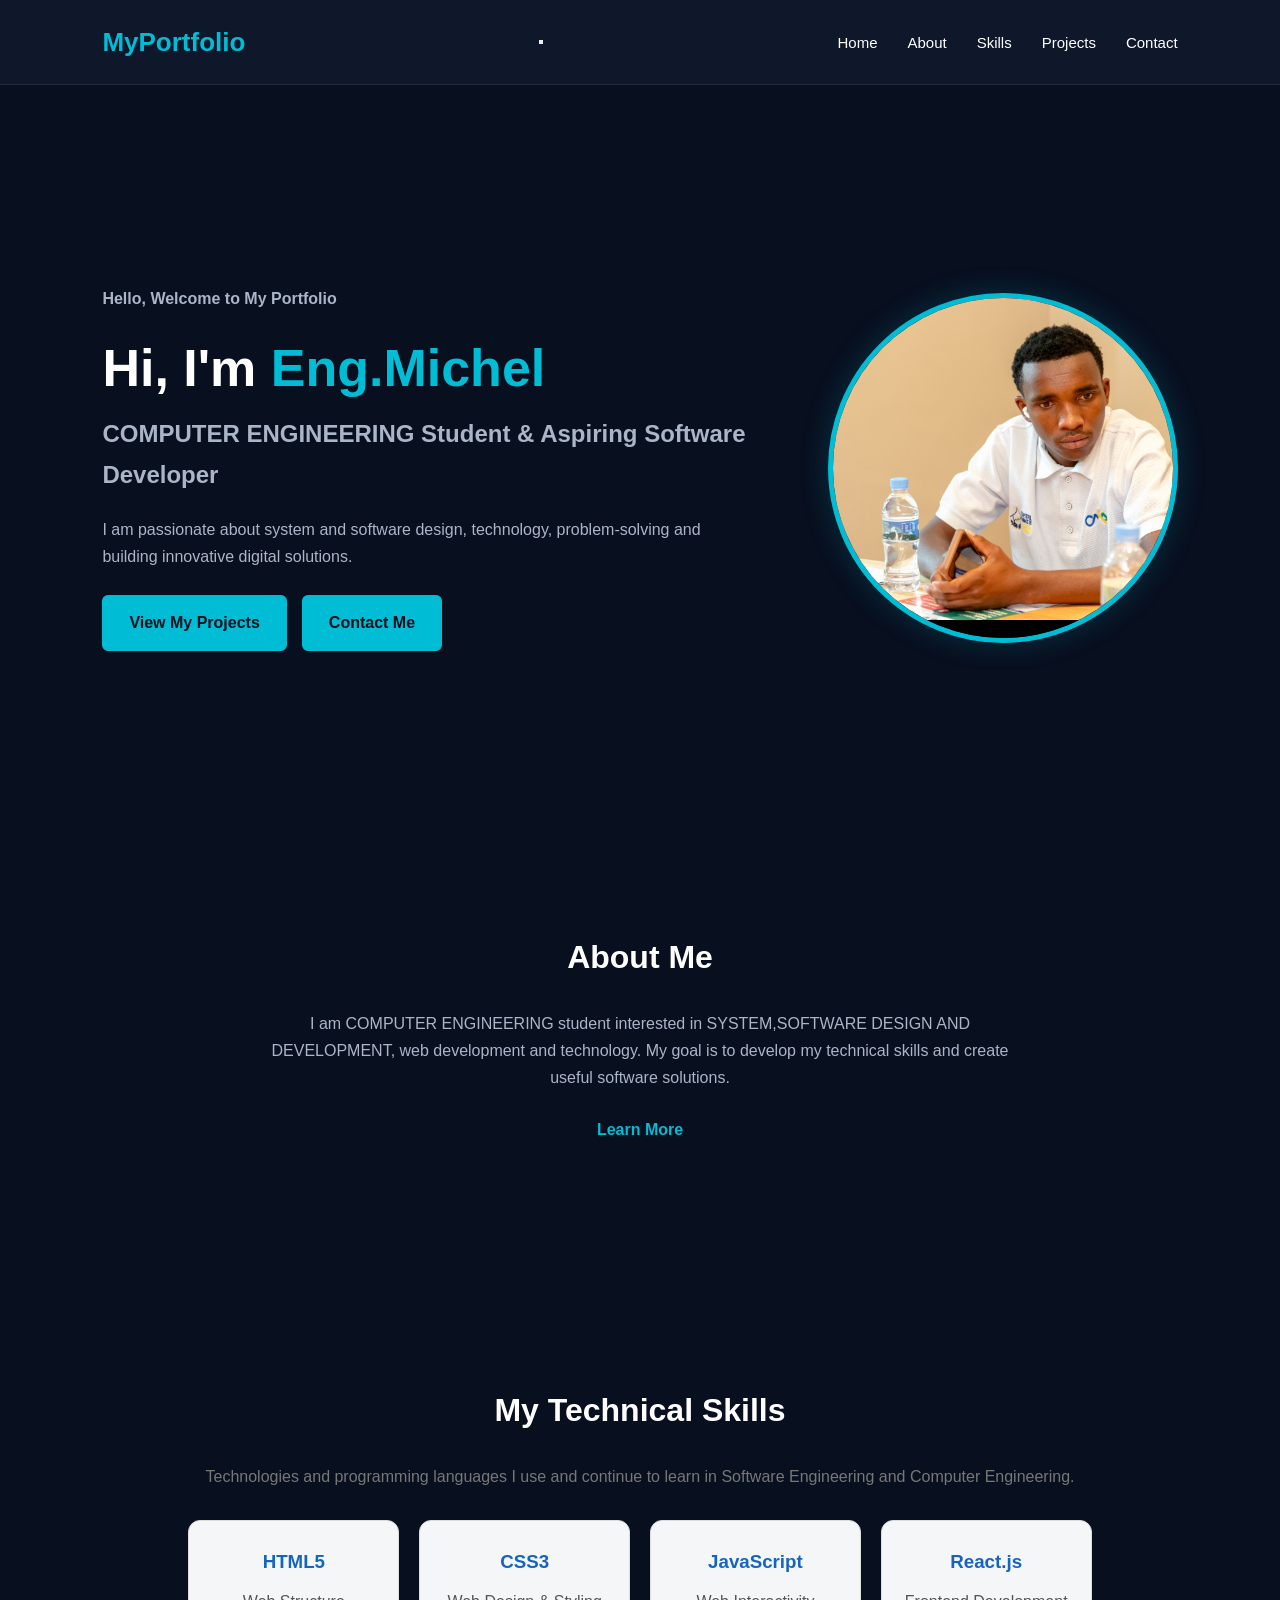
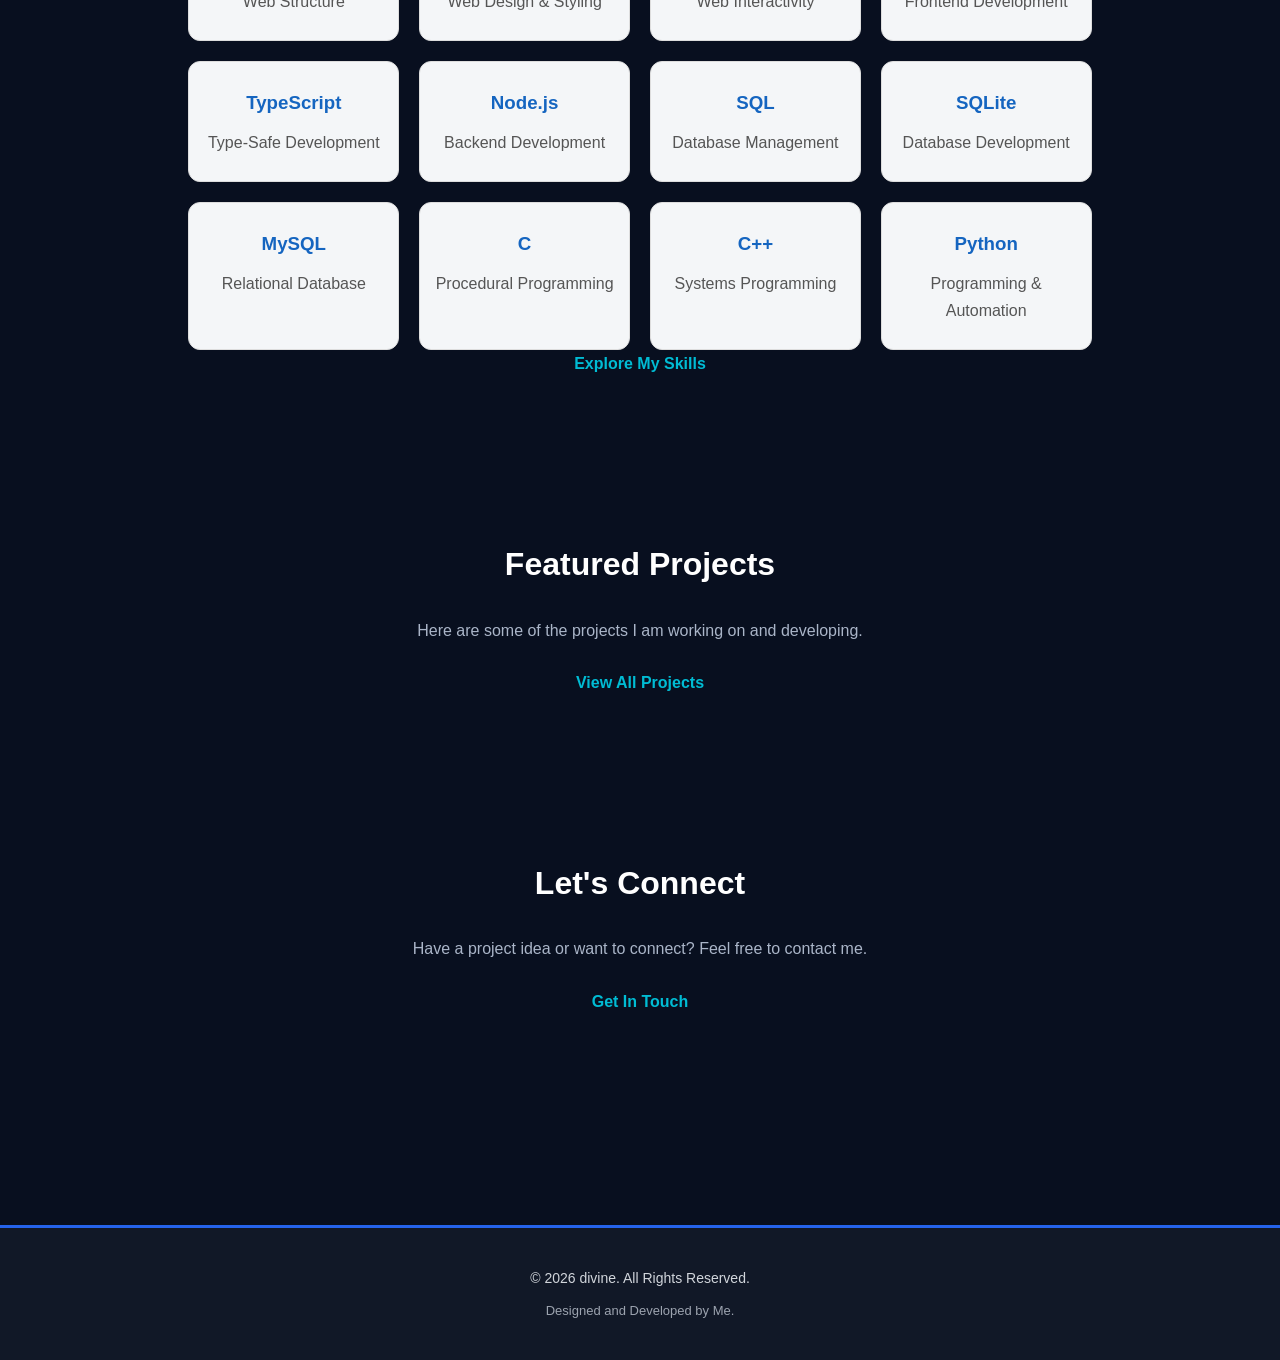
<file: index.html>
<!DOCTYPE html>
<html lang="en">

<head>
    <meta charset="UTF-8">
    <meta name="viewport" content="width=device-width, initial-scale=1.0">

    <meta name="description" content="Personal portfolio of a Computer Engineering student and aspiring Software Developer.">

    <title>My Portfolio | Home</title>

    <!-- External CSS -->
    <link rel="stylesheet" href="style.css">

</head>

<body>

    <!-- HEADER SECTION -->
    <header>

    <div class="logo">
        <a href="index.html">MyPortfolio</a>
    </div>

    <!-- Mobile Menu Button -->
    <button
        class="menu-toggle"
        type="button"
        aria-label="Open navigation menu"
        aria-expanded="false"
        aria-controls="main-navigation"
    >
        <span></span>
        <span></span>
        <span></span>
    </button>

    <!-- Main Navigation -->
    <nav id="main-navigation">
        <ul>
            <li><a href="index.html">Home</a></li>
            <li><a href="about.html">About</a></li>
            <li><a href="skills.html">Skills</a></li>
            <li><a href="projects.html">Projects</a></li>
            <li><a href="contact.html">Contact</a></li>
        </ul>
    </nav>

    </header>


    <!-- MAIN CONTENT -->
    <main>

        <!-- HERO SECTION -->
        <section id="home" class="hero">

            <div class="hero-content">

                <p class="intro-text">
                    Hello, Welcome to My Portfolio
                </p>

                <h1>
                    Hi, I'm <span>Eng.Michel</span>
                </h1>

                <h2>
                   COMPUTER ENGINEERING Student
                    & Aspiring Software Developer
                </h2>

                <p>
                    I am passionate about system and software design,
                    technology, problem-solving and building
                    innovative digital solutions.
                </p>

                <div class="hero-buttons">

                    <a href="projects.html" class="btn">
                        View My Projects
                    </a>

                    <a href="contact.html" class="btn">
                        Contact Me
                    </a>

                </div>

            </div>

            <div class="hero-image">

                <img src="profile.jpg"
                     alt="My Profile Photo">

            </div>

        </section>


        <!-- ABOUT PREVIEW SECTION -->
        <section id="about" class="about-preview">

            <h2>About Me</h2>

            <p>
                I am COMPUTER ENGINEERING student
                interested in SYSTEM,SOFTWARE DESIGN AND DEVELOPMENT,
                web development and technology.

                My goal is to develop my technical skills
                and create useful software solutions.
            </p>

            <a href="about.html">Learn More</a>

        </section>


        <!-- SKILLS PREVIEW SECTION -->
        <section id="skills" class="skills-preview">

<!-- MY TECHNICAL SKILLS -->
<section id="skills" class="skills-preview">

    <h2>My Technical Skills</h2>

    <p class="skills-intro">
        Technologies and programming languages
        I use and continue to learn in Software
        Engineering and Computer Engineering.
    </p>

    <div class="skills-container">

        <!-- FRONTEND DEVELOPMENT -->

        <div class="skill">
            <h3>HTML5</h3>
            <p>Web Structure</p>
        </div>

        <div class="skill">
            <h3>CSS3</h3>
            <p>Web Design & Styling</p>
        </div>

        <div class="skill">
            <h3>JavaScript</h3>
            <p>Web Interactivity</p>
        </div>

        <div class="skill">
            <h3>React.js</h3>
            <p>Frontend Development</p>
        </div>

        <div class="skill">
            <h3>TypeScript</h3>
            <p>Type-Safe Development</p>
        </div>

        <!-- BACKEND DEVELOPMENT -->

        <div class="skill">
            <h3>Node.js</h3>
            <p>Backend Development</p>
        </div>

        <!-- DATABASE -->

        <div class="skill">
            <h3>SQL</h3>
            <p>Database Management</p>
        </div>

        <div class="skill">
            <h3>SQLite</h3>
            <p>Database Development</p>
        </div>

        <div class="skill">
            <h3>MySQL</h3>
            <p>Relational Database</p>
        </div>

        <!-- PROGRAMMING -->

        <div class="skill">
            <h3>C</h3>
            <p>Procedural Programming</p>
        </div>

        <div class="skill">
            <h3>C++</h3>
            <p>Systems Programming</p>
        </div>

        <div class="skill">
            <h3>Python</h3>
            <p>Programming & Automation</p>
        </div>

    </div>
            <a href="skills.html">Explore My Skills</a>

        </section>


        <!-- PROJECTS PREVIEW SECTION -->
        <section id="projects" class="projects-preview">

            <h2>Featured Projects</h2>

            <p>
                Here are some of the projects I am
                working on and developing.
            </p>

            <a href="projects.html">View All Projects</a>

        </section>


        <!-- CONTACT PREVIEW SECTION -->
        <section id="contact" class="contact-preview">

            <h2>Let's Connect</h2>

            <p>
                Have a project idea or want to connect?
                Feel free to contact me.
            </p>

            <a href="contact.html">Get In Touch</a>

        </section>

    </main>


    <!-- FOOTER SECTION -->
    <footer>

        <p>
            &copy; 2026 divine.
            All Rights Reserved.
        </p>

        <p>Designed and Developed by Me.</p>

    </footer>


    <!-- External JavaScript -->
    <script src="script.js" defer></script>

</body>

</html>
</file>
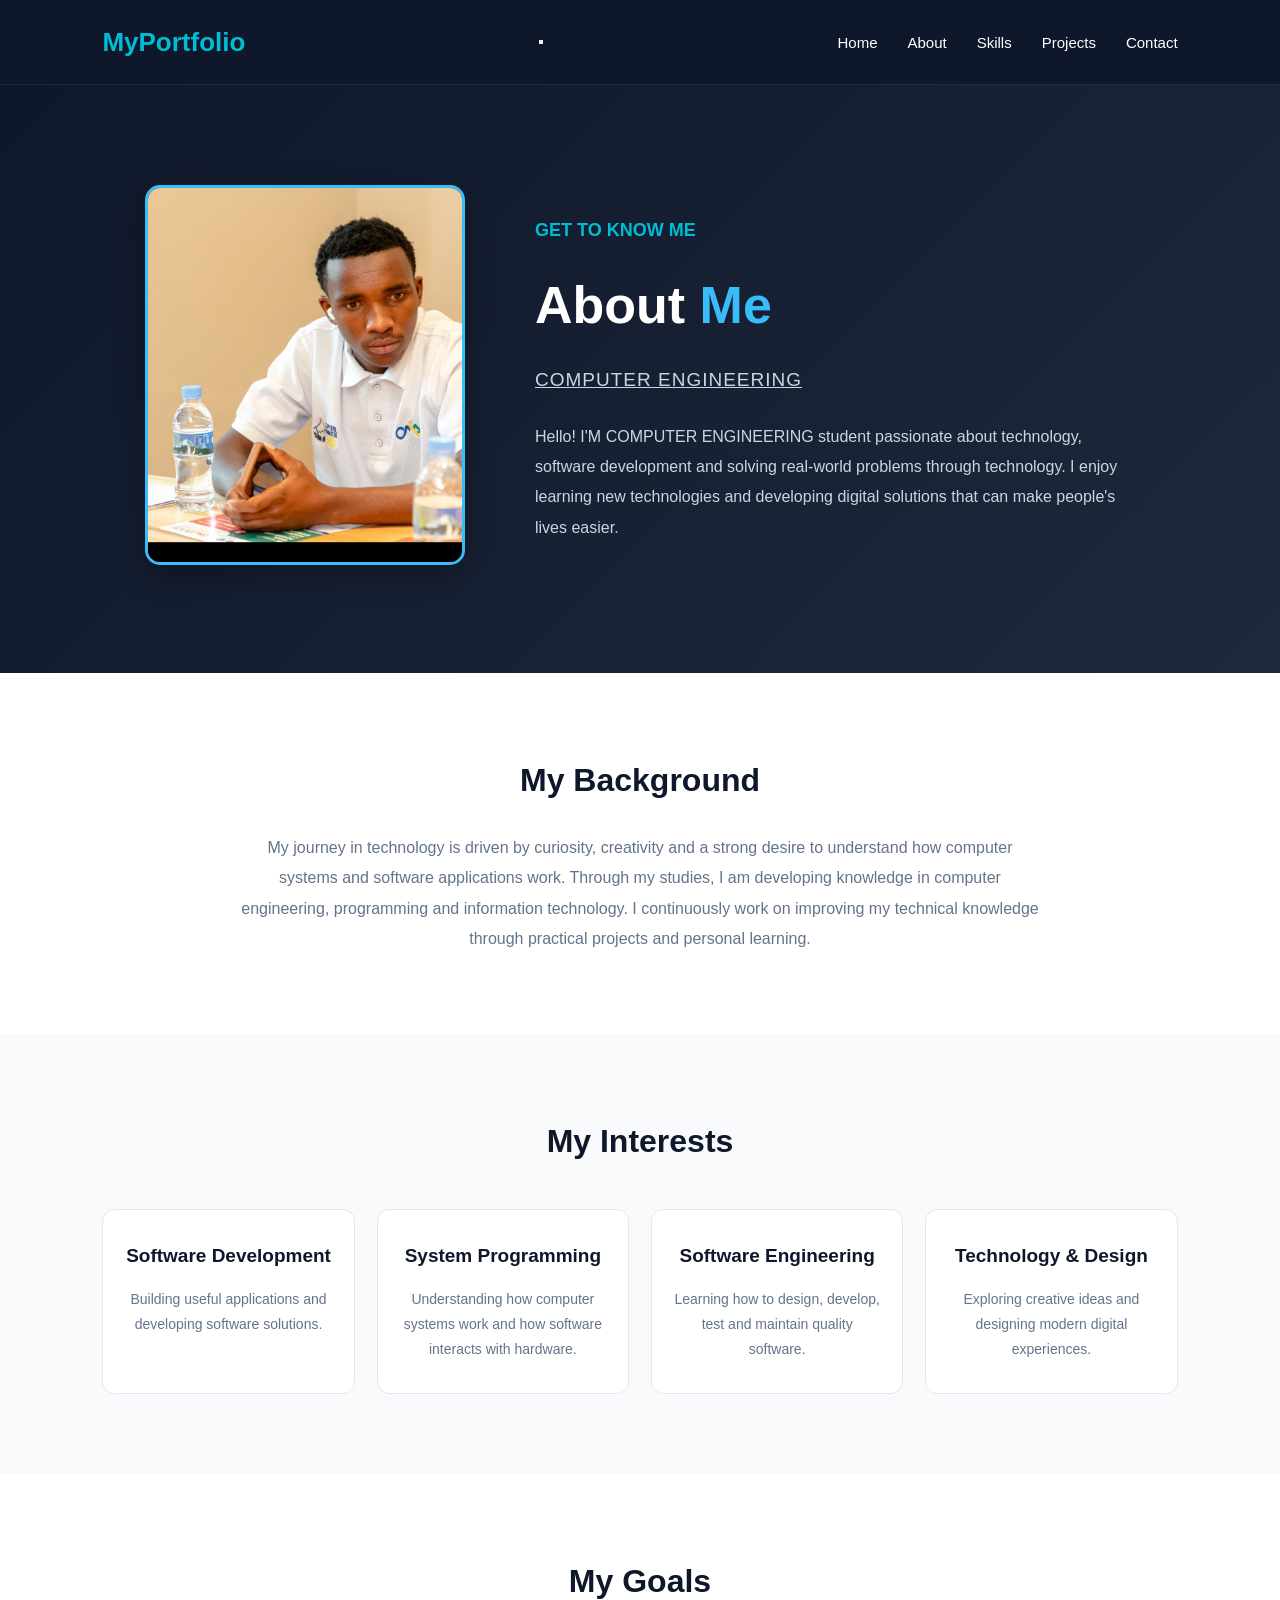
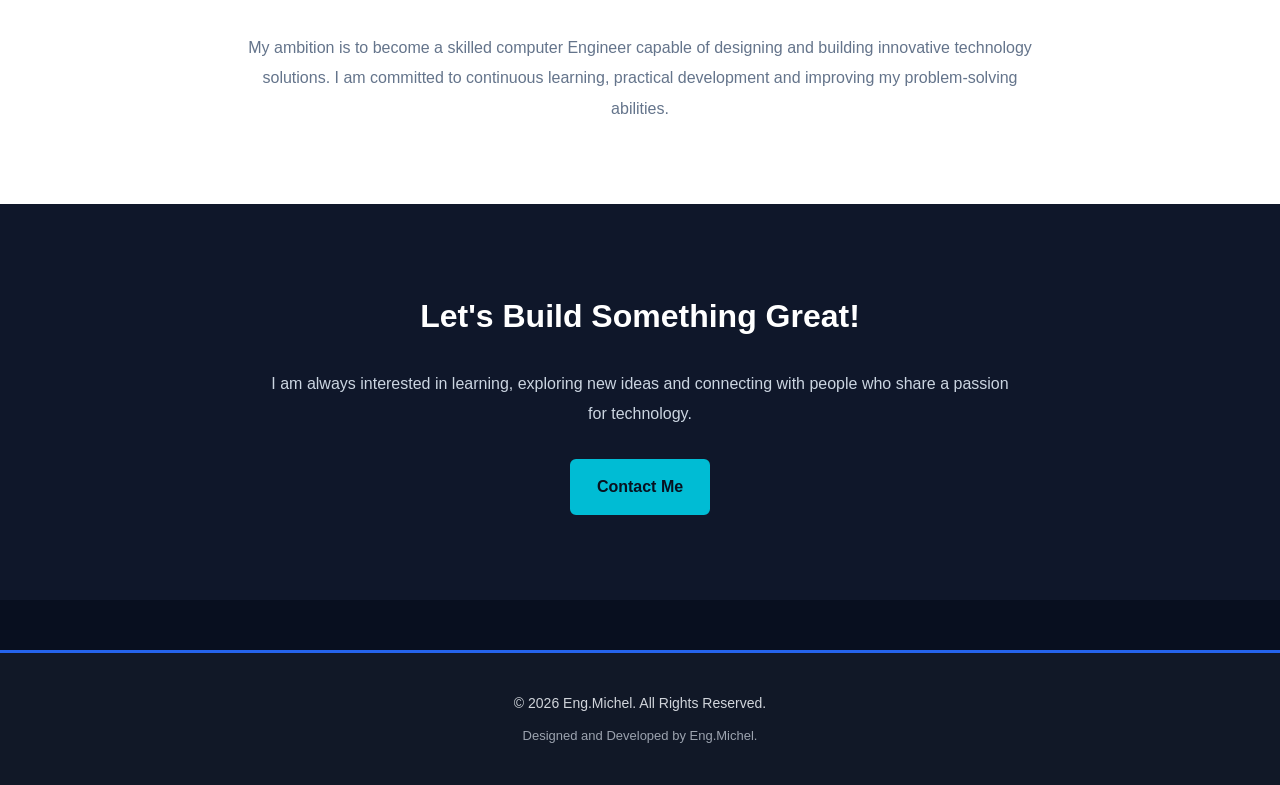
<file: about.html>
<!DOCTYPE html>
<html lang="en">

<head>
    <meta charset="UTF-8">
    <meta name="viewport" content="width=device-width, initial-scale=1.0">

    <meta name="description" content="Learn more about me, my education, interests, goals and journey in software development.">

    <title>About Me | My Portfolio</title>

    <!-- External CSS -->
    <link rel="stylesheet" href="style.css">

</head>

<body>

    <!-- HEADER SECTION -->
    <header>
    <div class="logo">
        <a href="index.html">MyPortfolio</a>
    </div>

    <!-- Mobile Menu Button -->
    <button
        class="menu-toggle"
        type="button"
        aria-label="Open navigation menu"
        aria-expanded="false"
        aria-controls="main-navigation"
    >
        <span></span>
        <span></span>
        <span></span>
    </button>

    <!-- Main Navigation -->
    <nav id="main-navigation">
        <ul>
            <li><a href="index.html">Home</a></li>
            <li><a href="about.html">About</a></li>
            <li><a href="skills.html">Skills</a></li>
            <li><a href="projects.html">Projects</a></li>
            <li><a href="contact.html">Contact</a></li>
        </ul>
    </nav>

    </header>


    <!-- MAIN CONTENT -->
    <main>

        <!-- ABOUT HERO SECTION -->
        <section class="about-hero">

            <div class="about-image">

                <img src="profile.jpg"
                     alt="My Profile Photo">

            </div>

            <div class="about-content">

                <p class="intro-text">GET TO KNOW ME</p>

                <h1>About <span>Me</span></h1>

                <h2><u>COMPUTER ENGINEERING</u></h2>

                <p>
                    Hello! I'M COMPUTER ENGINEERING student
                    passionate about technology, software development
                    and solving real-world problems through technology.

                    I enjoy learning new technologies and developing
                    digital solutions that can make people's lives easier.
                </p>

            </div>

        </section>


        <!-- MY BACKGROUND SECTION -->
        <section class="my-background">

            <h2>My Background</h2>

            <p>
                My journey in technology is driven by curiosity,
                creativity and a strong desire to understand how
                computer systems and software applications work.

                Through my studies, I am developing knowledge in
                computer engineering, programming and information
                technology.

                I continuously work on improving my technical
                knowledge through practical projects and personal
                learning.
            </p>

        </section>


        <!-- MY INTERESTS SECTION -->
        <section class="my-interests">

            <h2>My Interests</h2>

            <div class="interests-container">

                <article class="interest-card">

                    <h3>Software Development</h3>

                    <p>
                        Building useful applications and
                        developing software solutions.
                    </p>

                </article>


                <article class="interest-card">

                    <h3>System Programming</h3>

                    <p>
                        Understanding how computer systems
                        work and how software interacts
                        with hardware.
                    </p>

                </article>


                <article class="interest-card">

                    <h3>Software Engineering</h3>

                    <p>
                        Learning how to design, develop,
                        test and maintain quality software.
                    </p>

                </article>


                <article class="interest-card">

                    <h3>Technology & Design</h3>

                    <p>
                        Exploring creative ideas and
                        designing modern digital experiences.
                    </p>

                </article>

            </div>

        </section>


        <!-- MY GOALS SECTION -->
        <section class="my-goals">

            <h2>My Goals</h2>

            <p>
                My ambition is to become a skilled computer Engineer
                capable of designing and building innovative
                technology solutions.

                I am committed to continuous learning,
                practical development and improving my
                problem-solving abilities.
            </p>

        </section>


        <!-- CALL TO ACTION -->
        <section class="about-cta">

            <h2>Let's Build Something Great!</h2>

            <p>
                I am always interested in learning,
                exploring new ideas and connecting
                with people who share a passion for technology.
            </p>

            <a href="contact.html" class="btn">
                Contact Me
            </a>

        </section>

    </main>


    <!-- FOOTER SECTION -->
    <footer>

        <p>
            &copy; 2026 Eng.Michel.
            All Rights Reserved.
        </p>

        <p>Designed and Developed by Eng.Michel.</p>

    </footer>


    <!-- External JavaScript -->
    <script src="script.js" defer></script>

</body>

</html>
</file>
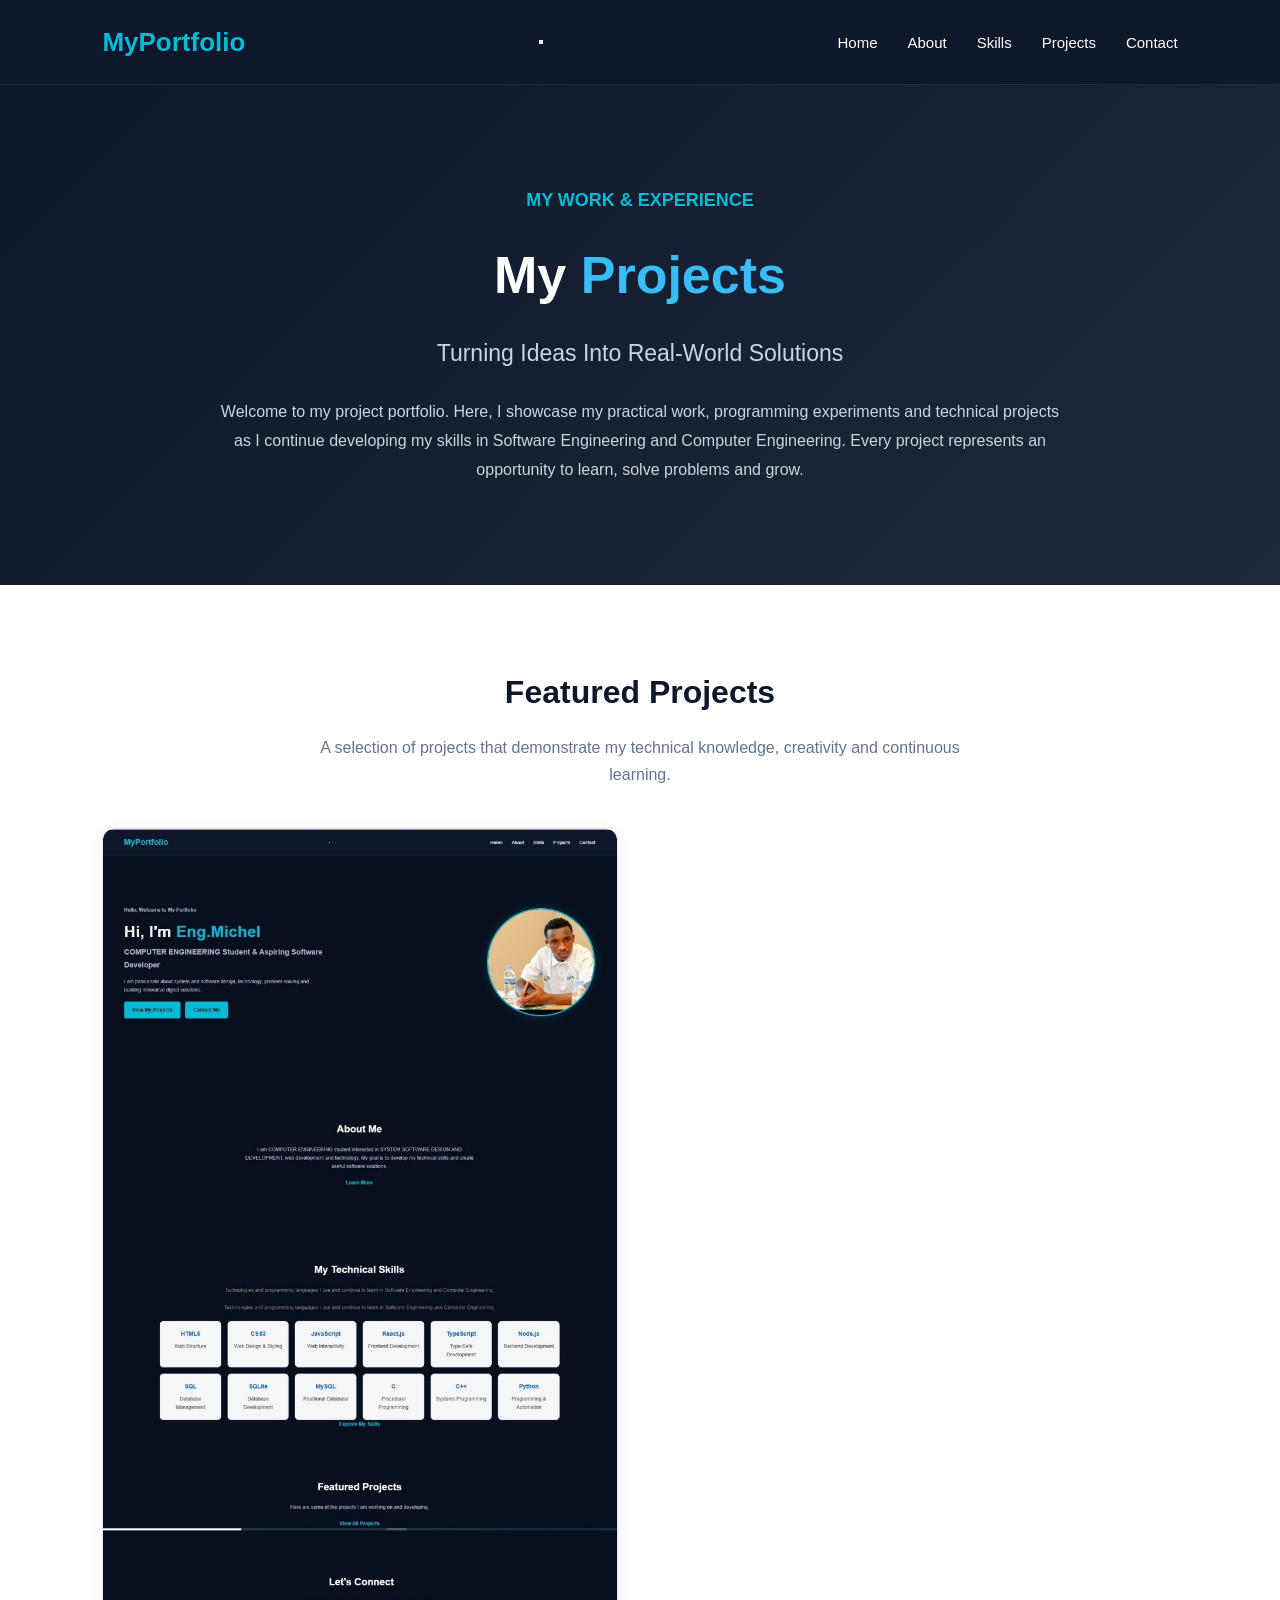
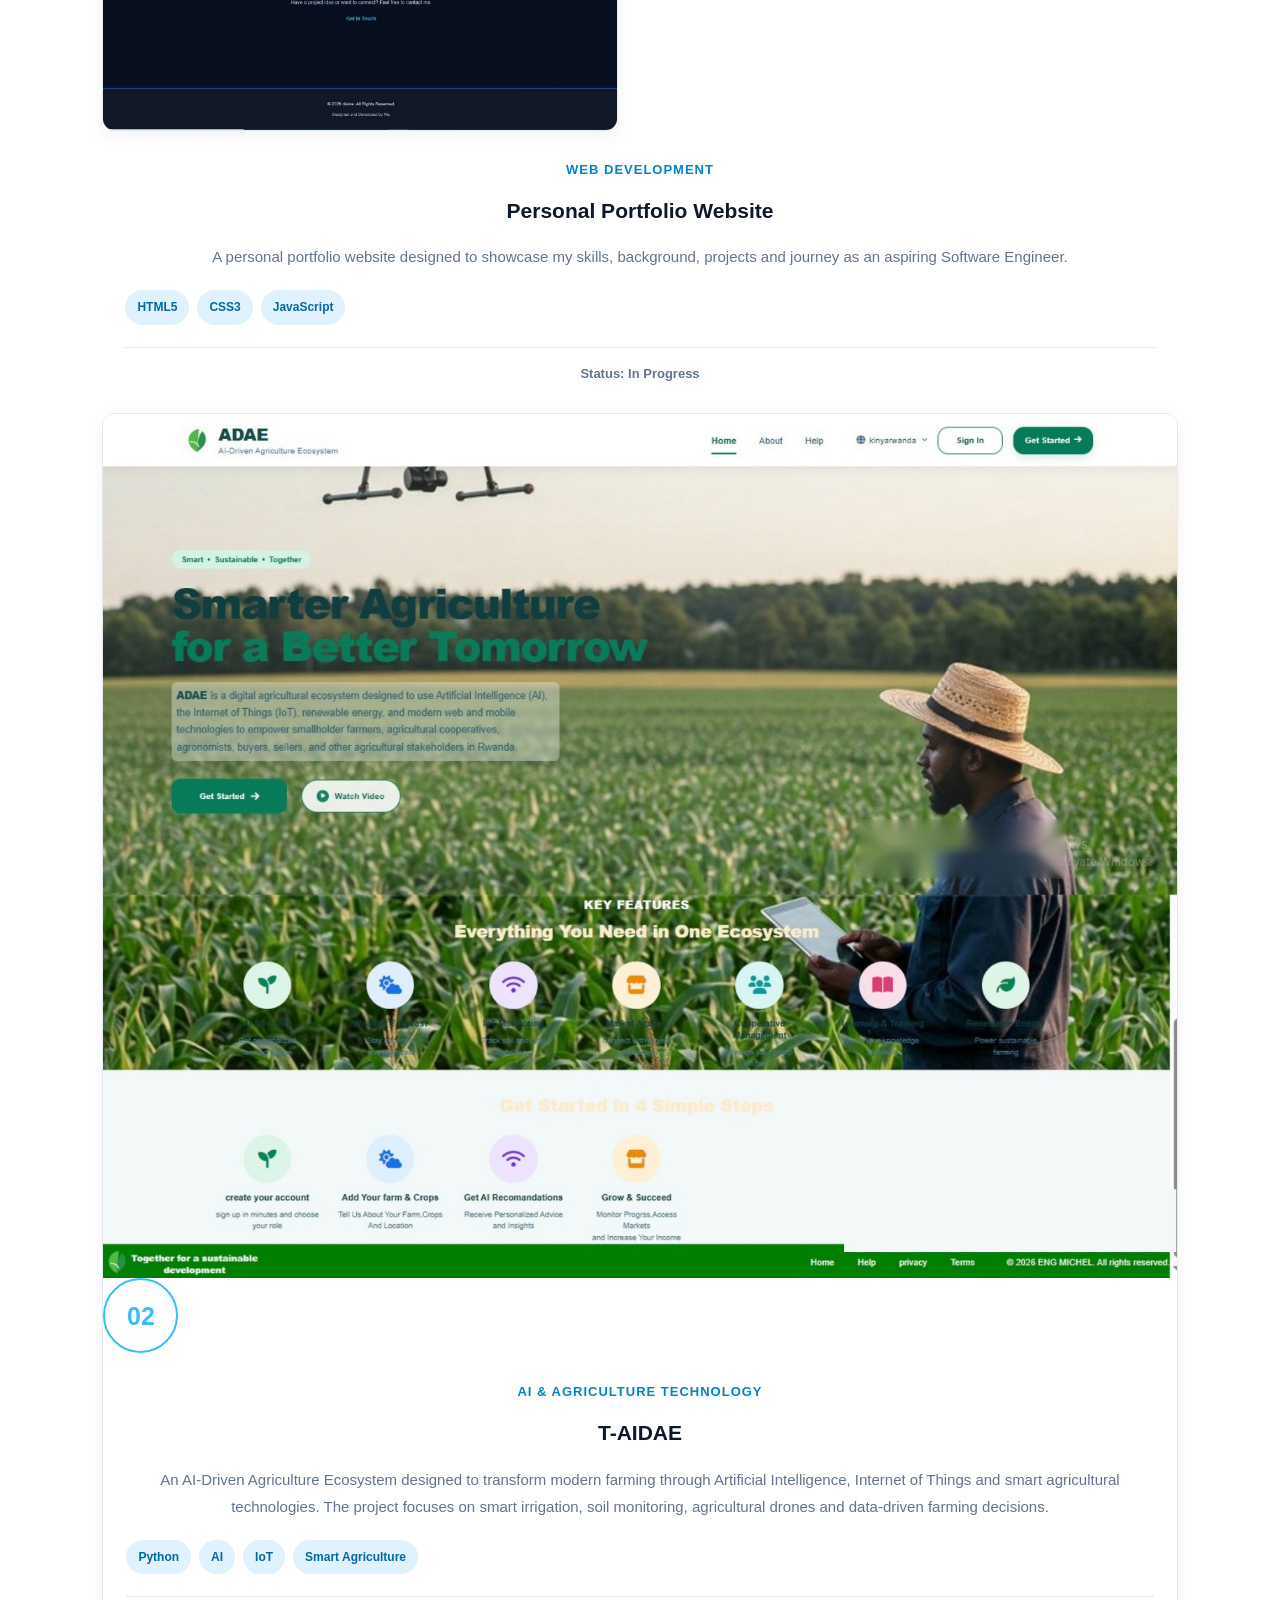
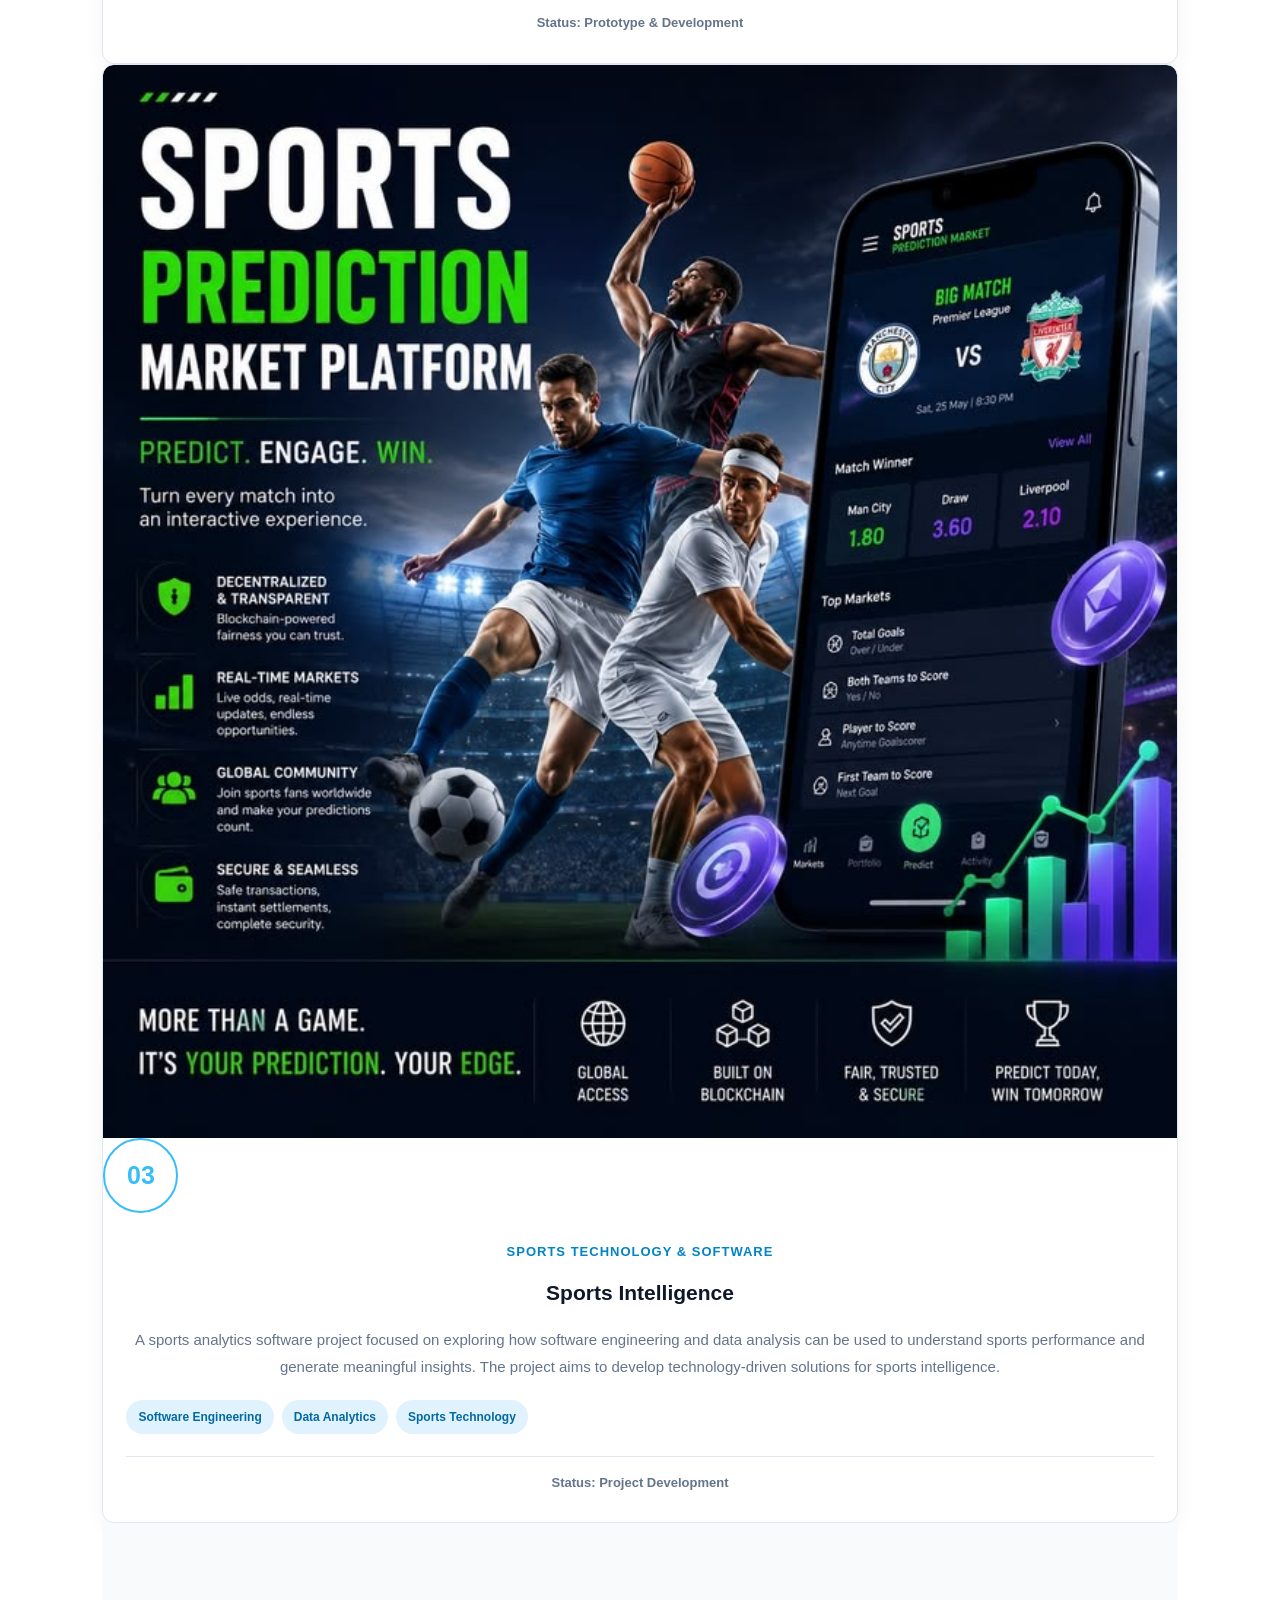
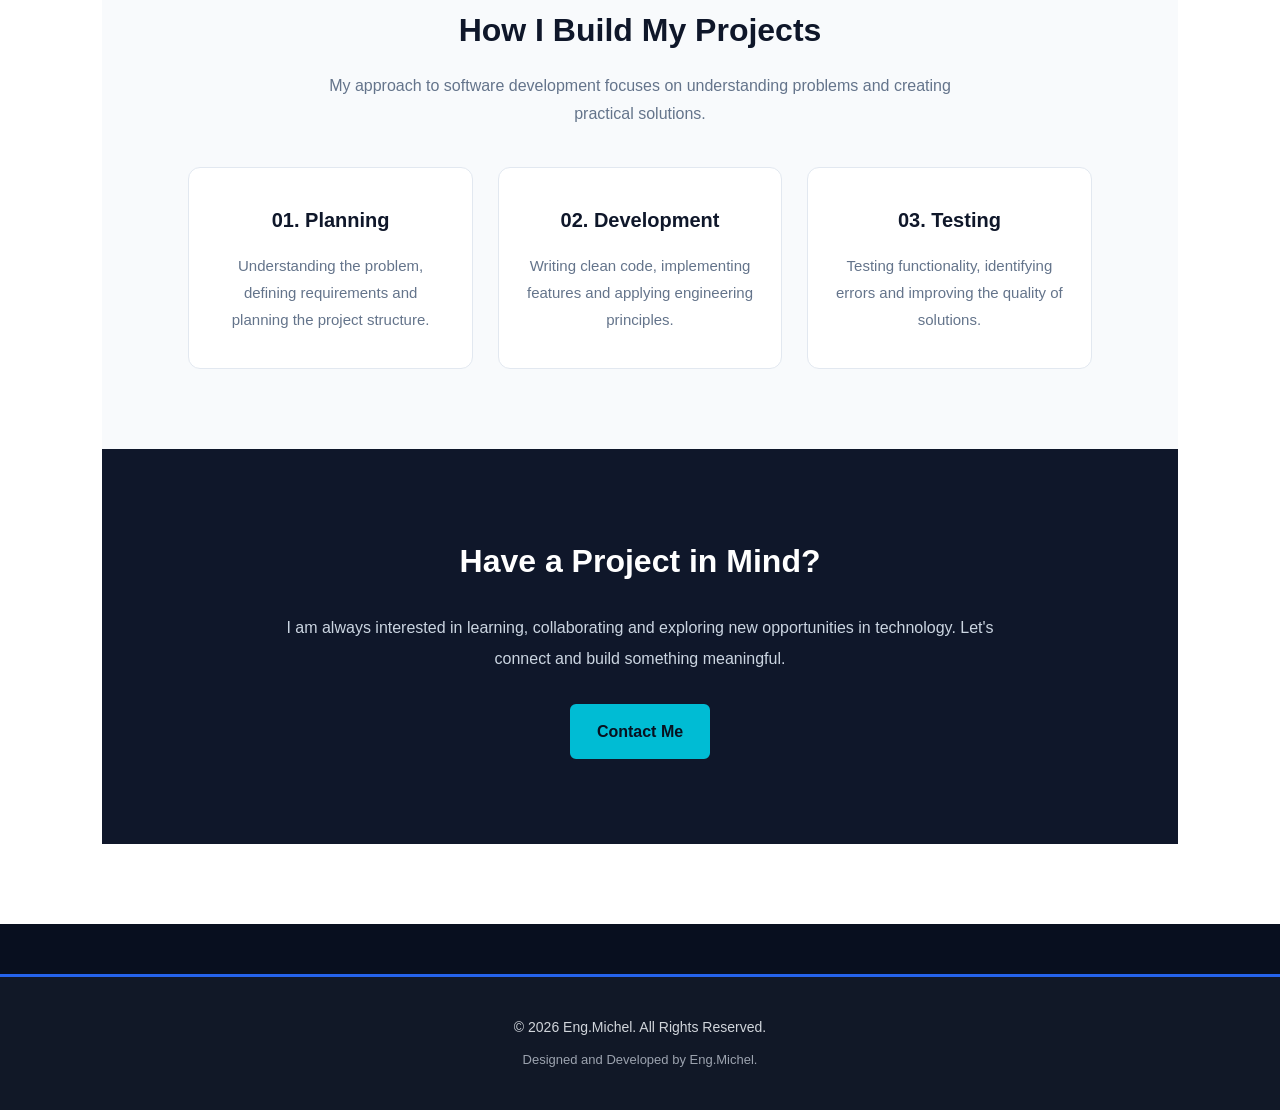
<file: projects.html>
<!DOCTYPE html>
<html lang="en">

<head>
    <meta charset="UTF-8">
    <meta name="viewport" content="width=device-width, initial-scale=1.0">

    <meta name="description" content="Explore my software development projects, practical work and engineering experiences.">

    <title>My Projects | My Portfolio</title>

    <!-- External CSS -->
    <link rel="stylesheet" href="style.css">

</head>

<body>

    <!-- HEADER SECTION -->
    <header>

    <div class="logo">
        <a href="index.html">MyPortfolio</a>
    </div>

    <!-- Mobile Menu Button -->
    <button
        class="menu-toggle"
        type="button"
        aria-label="Open navigation menu"
        aria-expanded="false"
        aria-controls="main-navigation"
    >
        <span></span>
        <span></span>
        <span></span>
    </button>

    <!-- Main Navigation -->
    <nav id="main-navigation">
        <ul>
            <li><a href="index.html">Home</a></li>
            <li><a href="about.html">About</a></li>
            <li><a href="skills.html">Skills</a></li>
            <li><a href="projects.html">Projects</a></li>
            <li><a href="contact.html">Contact</a></li>
        </ul>
    </nav>

    </header>


    <!-- MAIN CONTENT -->
    <main>

        <!-- PROJECTS HERO SECTION -->
        <section class="projects-hero">

            <div class="projects-hero-content">

                <p class="intro-text">MY WORK & EXPERIENCE</p>

                <h1>My <span>Projects</span></h1>

                <h2>Turning Ideas Into Real-World Solutions</h2>

                <p>
                    Welcome to my project portfolio.

                    Here, I showcase my practical work,
                    programming experiments and technical
                    projects as I continue developing my
                    skills in Software Engineering and
                    Computer Engineering.

                    Every project represents an opportunity
                    to learn, solve problems and grow.
                </p>

            </div>

        </section>


        <!-- FEATURED PROJECTS SECTION -->
        <section class="featured-projects">

            <h2>Featured Projects</h2>

            <p class="section-description">
                A selection of projects that demonstrate
                my technical knowledge, creativity
                and continuous learning.
            </p>


            <div class="projects-grid">


                <!-- PROJECT 1 -->
                <article class="project-card">

                    <div class="project-image">

    <img
        src="E-potfolio.jpg"
        alt="Eng.Michel potfoilio"
        class="project-thumbnail"
    >

</div>
                        <div class="project-placeholder">
                            <span>01</span>
                        </div>

                    </div>

                    <div class="project-content">

                        <p class="project-category">
                            Web Development
                        </p>

                        <h3>Personal Portfolio Website</h3>

                        <p>
                            A personal portfolio website
                            designed to showcase my skills,
                            background, projects and journey
                            as an aspiring Software Engineer.
                        </p>
                        




                        <div class="project-technologies">

                            <span>HTML5</span>
                            <span>CSS3</span>
                            <span>JavaScript</span>

                        </div>

                        <p class="project-status">
                            Status: In Progress
                        </p>

                    </div>

                </article>

<!-- PROJECT 2: T-AIDAE -->
<article class="project-card">

    
<div class="project-image">

    <img
        src="t-aidae.jpg"
        alt="T-AIDAE AI Driven Agriculture Ecosystem"
        class="project-thumbnail"
    >

</div>

        <div class="project-placeholder">
            <span>02</span>
        </div>
    </div>

    <div class="project-content">

        <p class="project-category">
            AI & Agriculture Technology
        </p>

        <h3>T-AIDAE</h3>

        <p>
            An AI-Driven Agriculture Ecosystem designed
            to transform modern farming through Artificial
            Intelligence, Internet of Things and smart
            agricultural technologies.

            The project focuses on smart irrigation,
            soil monitoring, agricultural drones and
            data-driven farming decisions.
        </p>

        <div class="project-technologies">
            <span>Python</span>
            <span>AI</span>
            <span>IoT</span>
            <span>Smart Agriculture</span>
        </div>

        <p class="project-status">
            Status: Prototype & Development
        </p>

    </div>

</article>



<!-- PROJECT 3: SPORTS INTELLIGENCE -->
<article class="project-card">

<div class="project-image">

    <img
        src="sports-intelligence.jpeg"
        alt="Sports Intelligence Analytics Software"
        class="project-thumbnail"
    >

</div>

        <div class="project-placeholder">
            <span>03</span>
        </div>
    </div>

    <div class="project-content">

        <p class="project-category">
            Sports Technology & Software
        </p>

        <h3>Sports Intelligence</h3>

        <p>
            A sports analytics software project focused
            on exploring how software engineering and
            data analysis can be used to understand
            sports performance and generate meaningful
            insights.

            The project aims to develop technology-driven
            solutions for sports intelligence.
        </p>

        <div class="project-technologies">
            <span>Software Engineering</span>
            <span>Data Analytics</span>
            <span>Sports Technology</span>
        </div>

        <p class="project-status">
            Status: Project Development
        </p>

    </div>

</article>

        <!-- PROJECT DEVELOPMENT APPROACH -->
        <section class="development-approach">

            <h2>How I Build My Projects</h2>

            <p class="section-description">
                My approach to software development
                focuses on understanding problems
                and creating practical solutions.
            </p>

            <div class="approach-grid">


                <article class="approach-card">

                    <h3>01. Planning</h3>

                    <p>
                        Understanding the problem,
                        defining requirements and
                        planning the project structure.
                    </p>

                </article>


                <article class="approach-card">

                    <h3>02. Development</h3>

                    <p>
                        Writing clean code,
                        implementing features and
                        applying engineering principles.
                    </p>

                </article>


                <article class="approach-card">

                    <h3>03. Testing</h3>

                    <p>
                        Testing functionality,
                        identifying errors and
                        improving the quality of solutions.
                    </p>

                </article>


            </div>

        </section>


        <!-- CALL TO ACTION -->
        <section class="projects-cta">

            <h2>Have a Project in Mind?</h2>

            <p>
                I am always interested in learning,
                collaborating and exploring new
                opportunities in technology.

                Let's connect and build something meaningful.
            </p>

            <a href="contact.html" class="btn">
                Contact Me
            </a>

        </section>


    </main>


    <!-- FOOTER SECTION -->
    <footer>

        <p>
            &copy; 2026 Eng.Michel.
            All Rights Reserved.
        </p>

        <p>Designed and Developed by Eng.Michel.</p>

    </footer>


    <!-- External JavaScript -->
    <script src="script.js" defer></script>

</body>

</html>
</file>
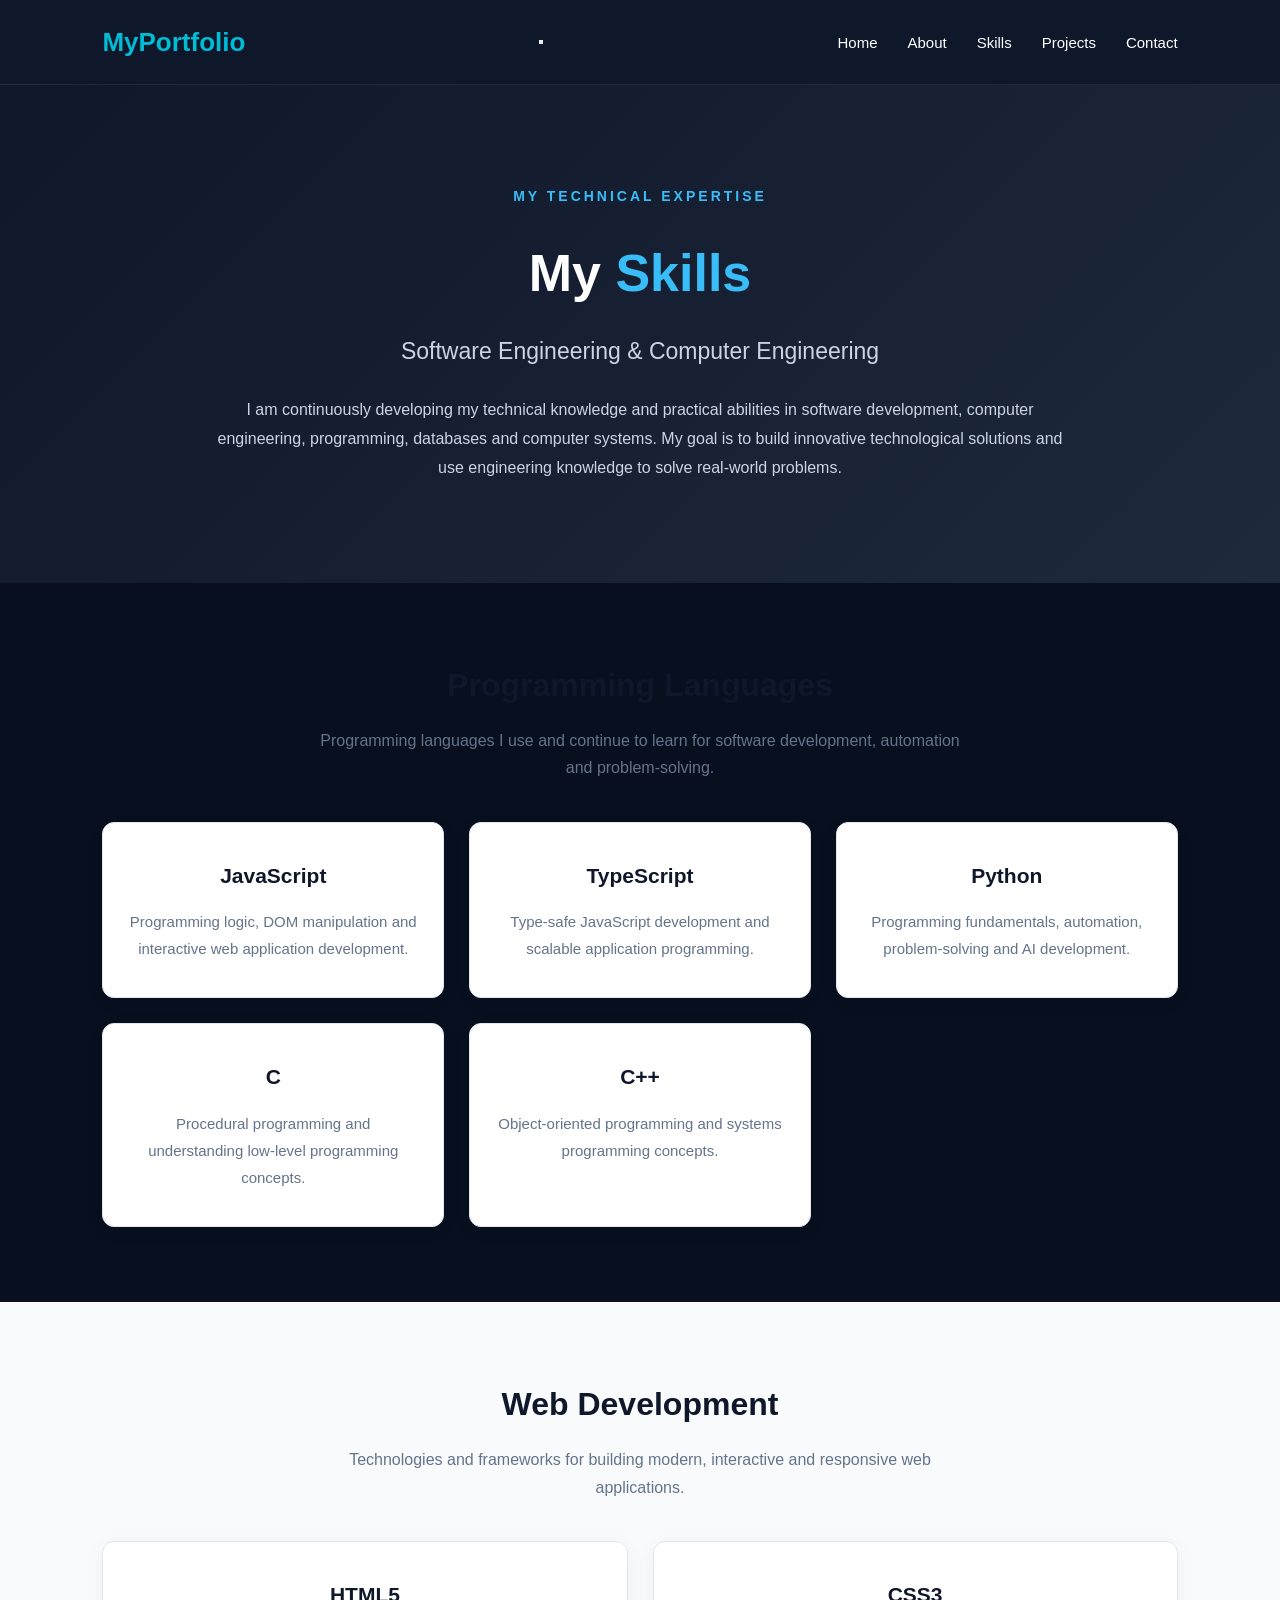
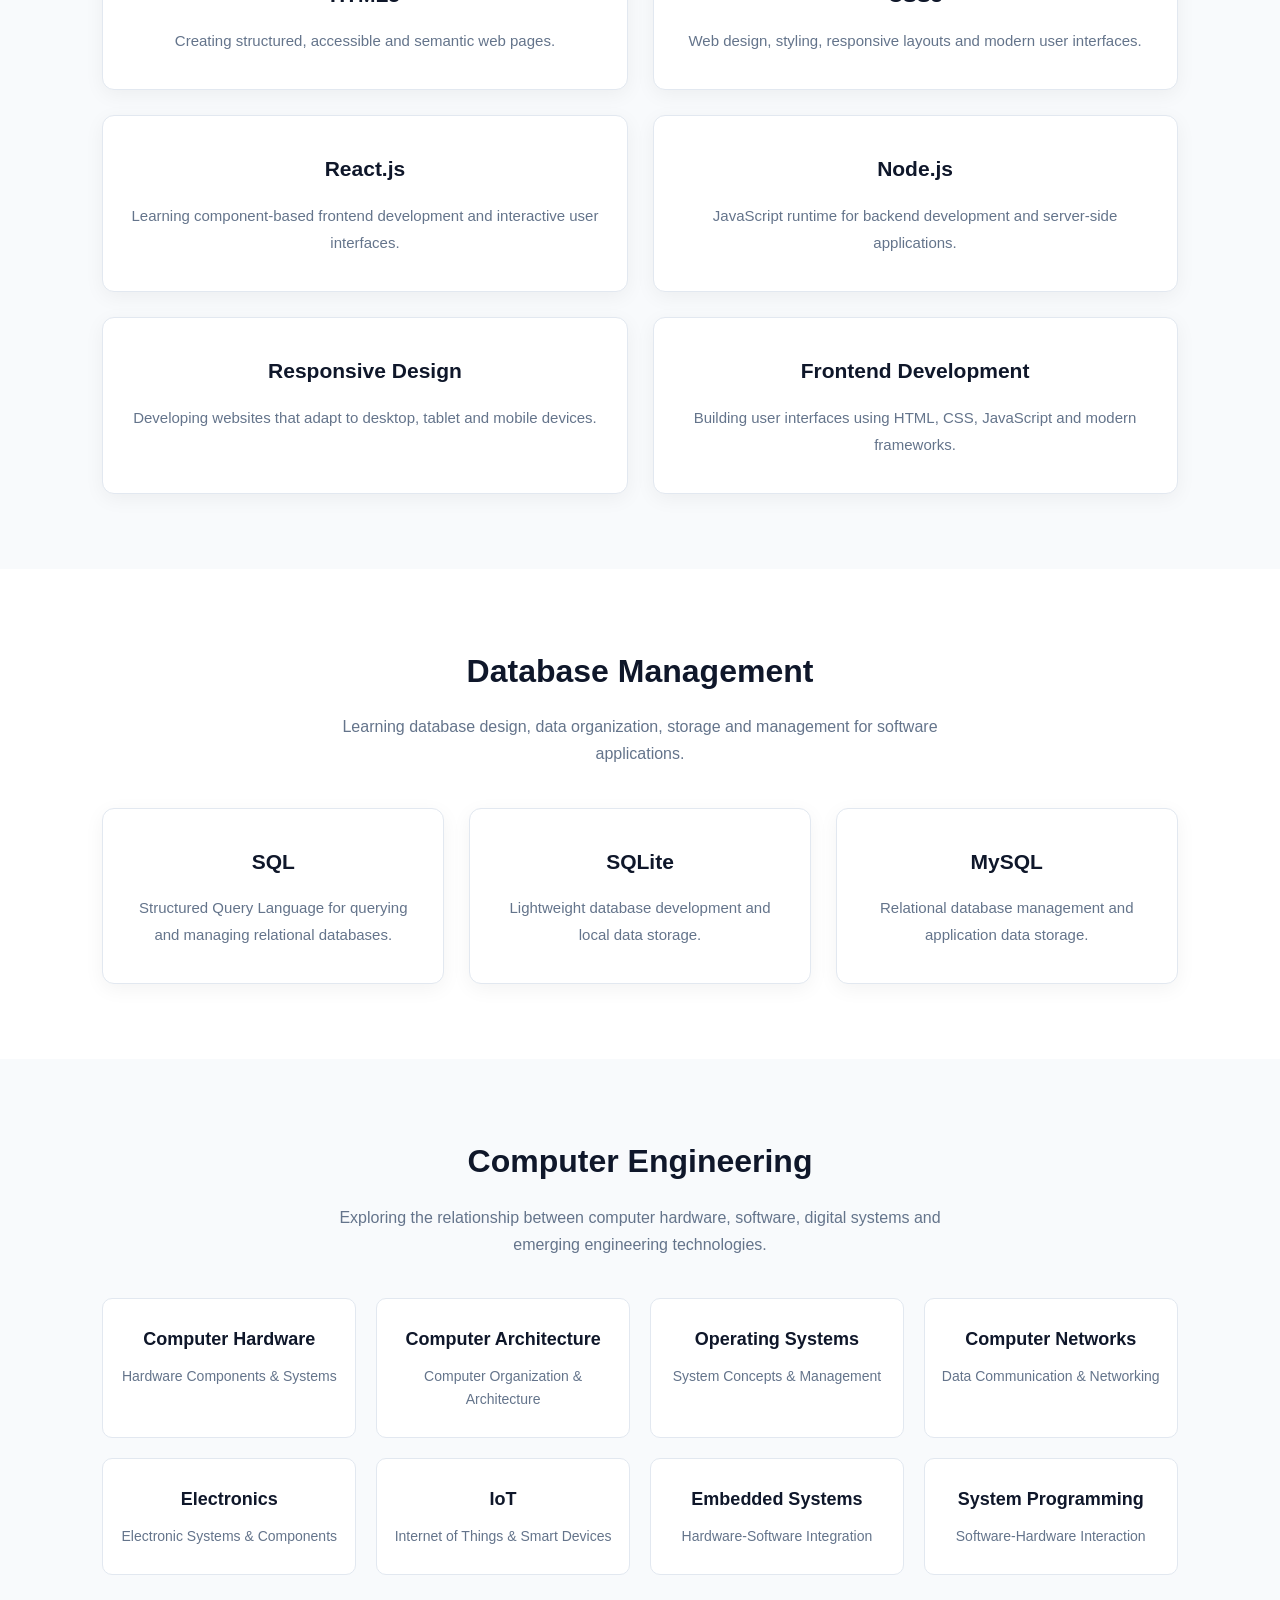
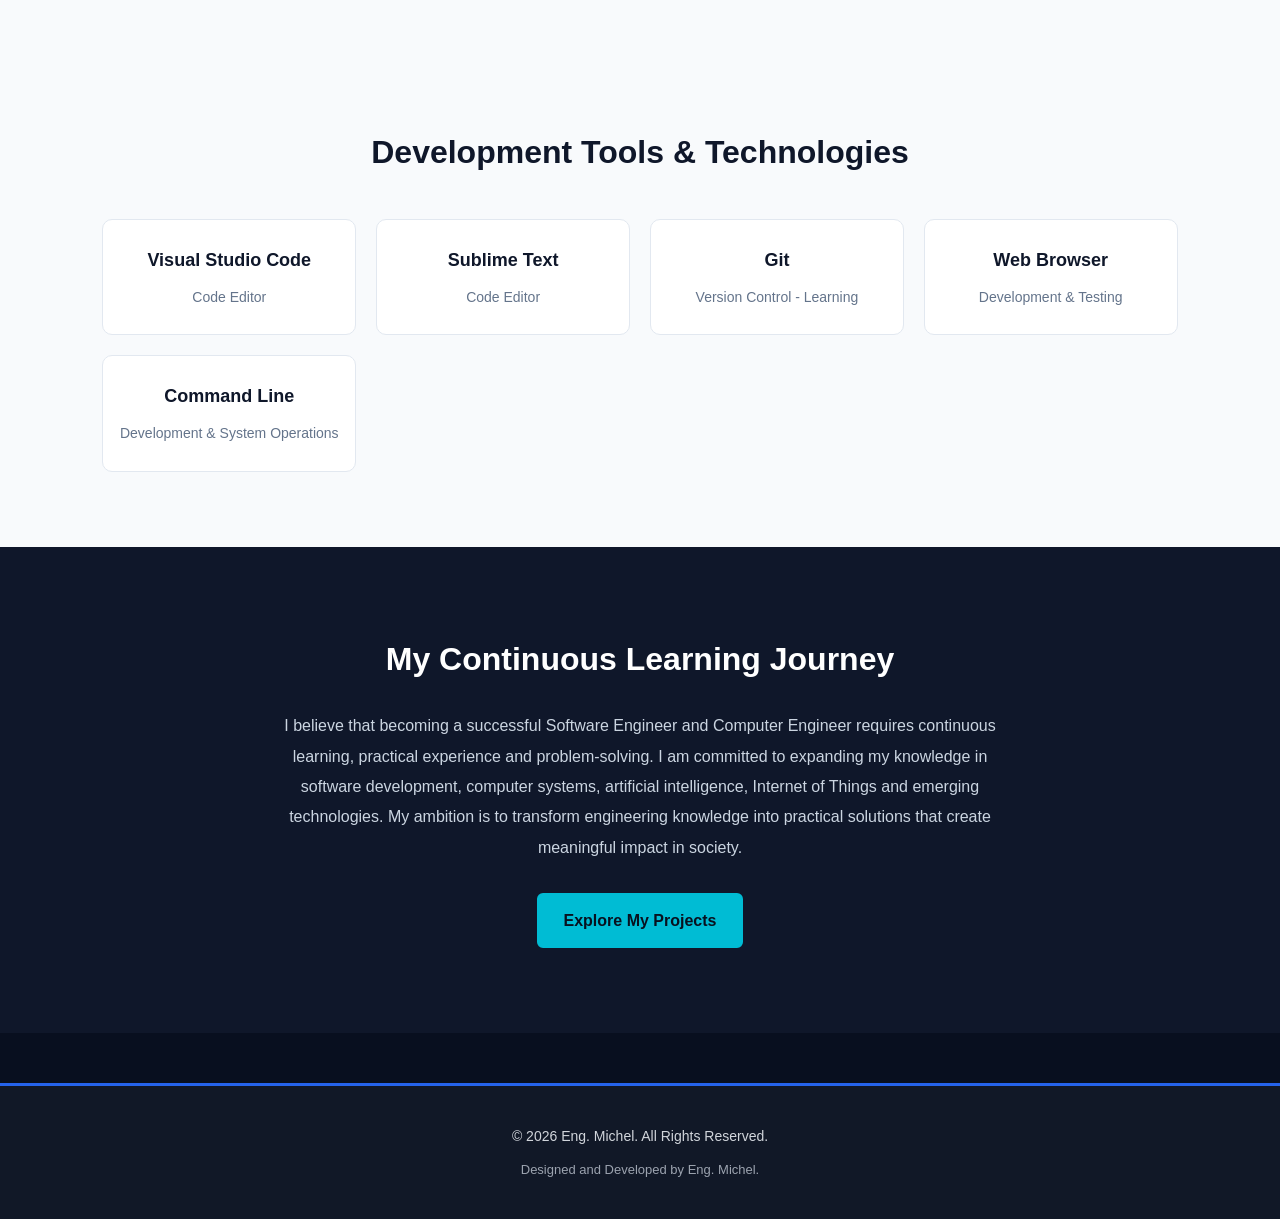
<file: skills.html>
<!DOCTYPE html>
<html lang="en">

<head>
    <meta charset="UTF-8">
    <meta name="viewport" content="width=device-width, initial-scale=1.0">

    <meta
        name="description"
        content="Explore my technical skills in Software Engineering, Computer Engineering, programming, web development, databases, computer systems and emerging technologies."
    >

    <title>My Skills | My Portfolio</title>

    <!-- External CSS -->
    <link rel="stylesheet" href="style.css">

</head>

<body>

    <!-- HEADER SECTION -->
    <header>

        <div class="logo">
            <a href="index.html">MyPortfolio</a>
        </div>

        <!-- Mobile Menu Button -->
        <button
            class="menu-toggle"
            type="button"
            aria-label="Open navigation menu"
            aria-expanded="false"
            aria-controls="main-navigation"
        >
            <span></span>
            <span></span>
            <span></span>
        </button>

        <!-- Main Navigation -->
        <nav id="main-navigation">
            <ul>
                <li><a href="index.html">Home</a></li>
                <li><a href="about.html">About</a></li>
                <li><a href="skills.html">Skills</a></li>
                <li><a href="projects.html">Projects</a></li>
                <li><a href="contact.html">Contact</a></li>
            </ul>
        </nav>

    </header>


    <!-- MAIN CONTENT -->
    <main>

        <!-- SKILLS HERO SECTION -->
        <section class="skills-hero">

            <div class="skills-hero-content">

                <p class="intro-text">MY TECHNICAL EXPERTISE</p>

                <h1>My <span>Skills</span></h1>

                <h2>Software Engineering & Computer Engineering</h2>

                <p>
                    I am continuously developing my technical
                    knowledge and practical abilities in software
                    development, computer engineering, programming,
                    databases and computer systems.

                    My goal is to build innovative technological
                    solutions and use engineering knowledge to
                    solve real-world problems.
                </p>

            </div>

        </section>


        <!-- PROGRAMMING LANGUAGES -->
        <section class="technical-skills">

            <h2>Programming Languages</h2>

            <p class="section-description">
                Programming languages I use and continue to learn
                for software development, automation and
                problem-solving.
            </p>

            <div class="skills-grid">

                <article class="technical-card">

                    <h3>JavaScript</h3>

                    <p>
                        Programming logic, DOM manipulation
                        and interactive web application development.
                    </p>

                </article>


                <article class="technical-card">

                    <h3>TypeScript</h3>

                    <p>
                        Type-safe JavaScript development
                        and scalable application programming.
                    </p>

                </article>


                <article class="technical-card">

                    <h3>Python</h3>

                    <p>
                        Programming fundamentals, automation,
                        problem-solving and AI development.
                    </p>

                </article>


                <article class="technical-card">

                    <h3>C</h3>

                    <p>
                        Procedural programming and understanding
                        low-level programming concepts.
                    </p>

                </article>


                <article class="technical-card">

                    <h3>C++</h3>

                    <p>
                        Object-oriented programming and
                        systems programming concepts.
                    </p>

                </article>

            </div>

        </section>


        <!-- WEB DEVELOPMENT SKILLS -->
        <section class="web-skills">

            <h2>Web Development</h2>

            <p class="section-description">
                Technologies and frameworks for building
                modern, interactive and responsive web applications.
            </p>

            <div class="skills-grid">

                <article class="technical-card">

                    <h3>HTML5</h3>

                    <p>
                        Creating structured, accessible
                        and semantic web pages.
                    </p>

                </article>


                <article class="technical-card">

                    <h3>CSS3</h3>

                    <p>
                        Web design, styling, responsive layouts
                        and modern user interfaces.
                    </p>

                </article>


                <article class="technical-card">

                    <h3>React.js</h3>

                    <p>
                        Learning component-based frontend
                        development and interactive user interfaces.
                    </p>

                </article>


                <article class="technical-card">

                    <h3>Node.js</h3>

                    <p>
                        JavaScript runtime for backend
                        development and server-side applications.
                    </p>

                </article>


                <article class="technical-card">

                    <h3>Responsive Design</h3>

                    <p>
                        Developing websites that adapt
                        to desktop, tablet and mobile devices.
                    </p>

                </article>


                <article class="technical-card">

                    <h3>Frontend Development</h3>

                    <p>
                        Building user interfaces using
                        HTML, CSS, JavaScript and modern frameworks.
                    </p>

                </article>

            </div>

        </section>


        <!-- DATABASE TECHNOLOGIES -->
        <section class="engineering-skills">

            <h2>Database Management</h2>

            <p class="section-description">
                Learning database design, data organization,
                storage and management for software applications.
            </p>

            <div class="skills-grid">

                <article class="technical-card">

                    <h3>SQL</h3>

                    <p>
                        Structured Query Language for
                        querying and managing relational databases.
                    </p>

                </article>


                <article class="technical-card">

                    <h3>SQLite</h3>

                    <p>
                        Lightweight database development
                        and local data storage.
                    </p>

                </article>


                <article class="technical-card">

                    <h3>MySQL</h3>

                    <p>
                        Relational database management
                        and application data storage.
                    </p>

                </article>

            </div>

        </section>


        <!-- COMPUTER ENGINEERING -->
        <section class="tools-skills">

            <h2>Computer Engineering</h2>

            <p class="section-description">
                Exploring the relationship between computer
                hardware, software, digital systems and emerging
                engineering technologies.
            </p>

            <div class="tools-container">

                <div class="tool-item">
                    <h3>Computer Hardware</h3>
                    <p>Hardware Components & Systems</p>
                </div>

                <div class="tool-item">
                    <h3>Computer Architecture</h3>
                    <p>Computer Organization & Architecture</p>
                </div>

                <div class="tool-item">
                    <h3>Operating Systems</h3>
                    <p>System Concepts & Management</p>
                </div>

                <div class="tool-item">
                    <h3>Computer Networks</h3>
                    <p>Data Communication & Networking</p>
                </div>

                <div class="tool-item">
                    <h3>Electronics</h3>
                    <p>Electronic Systems & Components</p>
                </div>

                <div class="tool-item">
                    <h3>IoT</h3>
                    <p>Internet of Things & Smart Devices</p>
                </div>

                <div class="tool-item">
                    <h3>Embedded Systems</h3>
                    <p>Hardware-Software Integration</p>
                </div>

                <div class="tool-item">
                    <h3>System Programming</h3>
                    <p>Software-Hardware Interaction</p>
                </div>

            </div>

        </section>


        <!-- TOOLS AND TECHNOLOGIES -->
        <section class="tools-skills">

            <h2>Development Tools & Technologies</h2>

            <div class="tools-container">

                <div class="tool-item">
                    <h3>Visual Studio Code</h3>
                    <p>Code Editor</p>
                </div>

                <div class="tool-item">
                    <h3>Sublime Text</h3>
                    <p>Code Editor</p>
                </div>

                <div class="tool-item">
                    <h3>Git</h3>
                    <p>Version Control - Learning</p>
                </div>

                <div class="tool-item">
                    <h3>Web Browser</h3>
                    <p>Development & Testing</p>
                </div>

                <div class="tool-item">
                    <h3>Command Line</h3>
                    <p>Development & System Operations</p>
                </div>

            </div>

        </section>


        <!-- LEARNING GOALS -->
        <section class="learning-goals">

            <h2>My Continuous Learning Journey</h2>

            <p>
                I believe that becoming a successful Software
                Engineer and Computer Engineer requires continuous
                learning, practical experience and problem-solving.

                I am committed to expanding my knowledge in
                software development, computer systems, artificial
                intelligence, Internet of Things and emerging
                technologies.

                My ambition is to transform engineering knowledge
                into practical solutions that create meaningful
                impact in society.
            </p>

            <a href="projects.html" class="btn">
                Explore My Projects
            </a>

        </section>

    </main>


    <!-- FOOTER SECTION -->
    <footer>

        <p>
            &copy; 2026 Eng. Michel.
            All Rights Reserved.
        </p>

        <p>Designed and Developed by Eng. Michel.</p>

    </footer>


    <!-- External JavaScript -->
    <script src="script.js" defer></script>

</body>

</html>
</file>
<file: style.css>
/* =========================================
   1. GLOBAL STYLES
========================================= */

:root {
    --primary-color: #00bcd4;
    --secondary-color: #0f172a;
    --background-color: #080f1f;
    --card-color: #111c32;
    --text-color: #ffffff;
    --muted-color: #aab5c8;
    --transition: 0.3s ease;
}

* {
    margin: 0;
    padding: 0;
    box-sizing: border-box;
}

html {
    scroll-behavior: smooth;
}

body {
    font-family: Arial, Helvetica, sans-serif;
    background-color: var(--background-color);
    color: var(--text-color);
    line-height: 1.7;
}


/* =========================================
   2. HEADER
========================================= */

header {
    width: 100%;
    padding: 20px 8%;
    display: flex;
    justify-content: space-between;
    align-items: center;
    background-color: var(--secondary-color);
    position: sticky;
    top: 0;
    z-index: 1000;
    border-bottom: 1px solid rgba(255,255,255,0.08);
}


/* LOGO */

.logo a {
    color: var(--primary-color);
    font-size: 26px;
    font-weight: bold;
    text-decoration: none;
}


/* NAVIGATION */

nav ul {
    display: flex;
    align-items: center;
    gap: 30px;
    list-style: none;
}

nav ul li a {
    color: var(--text-color);
    text-decoration: none;
    font-size: 15px;
    font-weight: 500;
    transition: var(--transition);
}

nav ul li a:hover {
    color: var(--primary-color);
}


/* =========================================
   3. HERO SECTION
========================================= */

.hero {
    min-height: 85vh;
    padding: 80px 8%;
    display: flex;
    justify-content: space-between;
    align-items: center;
    gap: 50px;
}


/* HERO CONTENT */

.hero-content {
    max-width: 650px;
}

.intro-text {
    color: var(--primary-color);
    font-size: 18px;
    font-weight: bold;
    margin-bottom: 15px;
}

.hero-content h1 {
    font-size: 52px;
    line-height: 1.2;
    margin-bottom: 15px;
}

.hero-content h1 span {
    color: var(--primary-color);
}

.hero-content h2 {
    font-size: 24px;
    color: var(--muted-color);
    margin-bottom: 20px;
}

.hero-content p {
    color: var(--muted-color);
    font-size: 16px;
    margin-bottom: 25px;
}


/* HERO BUTTONS */

.hero-buttons {
    display: flex;
    gap: 15px;
    flex-wrap: wrap;
}

.btn {
    display: inline-block;
    padding: 12px 25px;
    background-color: var(--primary-color);
    color: #08111f;
    text-decoration: none;
    border-radius: 6px;
    font-weight: bold;
    transition: var(--transition);
    border: 2px solid var(--primary-color);
}

.btn:hover {
    background-color: transparent;
    color: var(--primary-color);
    transform: translateY(-3px);
}


/* HERO IMAGE */

.hero-image {
    width: 350px;
    height: 350px;
    flex-shrink: 0;
    border: 5px solid var(--primary-color);
    border-radius: 50%;
    overflow: hidden;
    box-shadow: 0 0 30px rgba(0,188,212,0.2);
}

.hero-image img {
    width: 100%;
    height: 100%;
    object-fit: cover;
}


.skills-preview {
    padding: 60px 8%;
    text-align: center;
}

.skills-intro {
    margin-bottom: 30px;
    color: #777;
}

.skills-container {
    display: grid;
    grid-template-columns:
        repeat(auto-fit, minmax(180px, 1fr));
    gap: 20px;
}

.skill {
    padding: 25px 15px;
    border-radius: 12px;
    background: #f4f6f8;
    border: 1px solid #ddd;
    transition: 0.3s ease;
}

.skill:hover {
    transform: translateY(-7px);
    box-shadow: 0 8px 20px rgba(0,0,0,0.1);
}

.skill h3 {
    color: #1565c0;
    margin-bottom: 10px;
}

.skill p {
    color: #555;
}

.skill small {
    display: block;
    margin-top: 10px;
    color: #16804a;
}

/* =========================================
   4. GENERAL SECTION STYLES
========================================= */

.about-preview,
.skills-preview,
.projects-preview,
.contact-preview {
    padding: 80px 8%;
    text-align: center;
}

.about-preview h2,
.skills-preview h2,
.projects-preview h2,
.contact-preview h2 {
    font-size: 32px;
    margin-bottom: 25px;
}

.about-preview p,
.projects-preview p,
.contact-preview p {
    max-width: 750px;
    margin: 0 auto 25px;
    color: var(--muted-color);
}


/* SECTION LINKS */

.about-preview a,
.skills-preview > a,
.projects-preview a,
.contact-preview a {
    color: var(--primary-color);
    text-decoration: none;
    font-weight: bold;
    transition: var(--transition);
}

.about-preview a:hover,
.skills-preview > a:hover,
.projects-preview a:hover,
.contact-preview a:hover {
    text-decoration: underline;
}

/* =========================================
   ABOUT PAGE
========================================= */


/* 1. ABOUT HERO SECTION */

.about-hero {
    padding: 100px 8%;

    display: flex;
    align-items: center;
    justify-content: center;
    gap: 70px;

    background: linear-gradient(
        135deg,
        #0f172a,
        #1e293b
    );

    color: #ffffff;
}


/* ABOUT PROFILE IMAGE */

.about-image {
    flex: 0 0 320px;
}

.about-image img {
    width: 100%;
    height: 380px;

    object-fit: cover;

    border-radius: 15px;
    border: 3px solid #38bdf8;

    box-shadow: 0 10px 30px rgba(0, 0, 0, 0.3);
}


/* ABOUT CONTENT */

.about-content {
    max-width: 600px;
}

.about-content h1 {
    font-size: 52px;
    margin-bottom: 15px;
}

.about-content h1 span {
    color: #38bdf8;
}

.about-content h2 {
    font-size: 19px;
    font-weight: 500;
    color: #cbd5e1;
    margin-bottom: 25px;
    letter-spacing: 1px;
}

.about-content > p:last-child {
    color: #cbd5e1;
    font-size: 16px;
    line-height: 1.9;
}


/* 2. MY BACKGROUND SECTION */

.my-background {
    padding: 80px 8%;
    text-align: center;

    background-color: #ffffff;
}

.my-background h2 {
    color: #0f172a;
    font-size: 32px;
    margin-bottom: 25px;
}

.my-background p {
    max-width: 800px;
    margin: 0 auto;

    color: #64748b;
    font-size: 16px;
    line-height: 1.9;
}


/* 3. MY INTERESTS SECTION */

.my-interests {
    padding: 80px 8%;
    text-align: center;

    background-color: #f8fafc;
}

.my-interests h2 {
    color: #0f172a;
    font-size: 32px;
    margin-bottom: 40px;
}


/* INTERESTS GRID */

.interests-container {
    max-width: 1100px;
    margin: 0 auto;

    display: grid;
    grid-template-columns: repeat(4, 1fr);
    gap: 22px;
}


/* INTEREST CARD */

.interest-card {
    padding: 30px 20px;

    background-color: #ffffff;

    border: 1px solid #e2e8f0;
    border-radius: 12px;

    transition:
        transform 0.3s ease,
        box-shadow 0.3s ease,
        border-color 0.3s ease;
}

.interest-card h3 {
    color: #0f172a;
    font-size: 19px;
    margin-bottom: 15px;
}

.interest-card p {
    color: #64748b;
    font-size: 14px;
    line-height: 1.8;
}

.interest-card:hover {
    transform: translateY(-8px);

    border-color: #38bdf8;

    box-shadow: 0 12px 25px rgba(0, 0, 0, 0.08);
}


/* 4. MY GOALS SECTION */

.my-goals {
    padding: 80px 8%;
    text-align: center;

    background-color: #ffffff;
}

.my-goals h2 {
    color: #0f172a;
    font-size: 32px;
    margin-bottom: 25px;
}

.my-goals p {
    max-width: 800px;
    margin: 0 auto;

    color: #64748b;
    font-size: 16px;
    line-height: 1.9;
}


/* 5. ABOUT CALL TO ACTION */

.about-cta {
    padding: 85px 8%;
    text-align: center;

    background-color: #0f172a;
    color: #ffffff;
}

.about-cta h2 {
    font-size: 32px;
    margin-bottom: 25px;
}

.about-cta p {
    max-width: 750px;
    margin: 0 auto 30px;

    color: #cbd5e1;
    font-size: 16px;
    line-height: 1.9;
}


/* =========================================
   6. RESPONSIVE DESIGN
========================================= */


/* TABLETS */

@media screen and (max-width: 992px) {

    .about-hero {
        gap: 40px;
        padding: 80px 5%;
    }

    .about-image {
        flex: 0 0 260px;
    }

    .about-image img {
        height: 320px;
    }

    .about-content h1 {
        font-size: 42px;
    }

    .interests-container {
        grid-template-columns: repeat(2, 1fr);
    }

}


/* MOBILE PHONES */

@media screen and (max-width: 600px) {

    .about-hero {
        flex-direction: column;
        text-align: center;

        padding: 60px 6%;
        gap: 35px;
    }

    .about-image {
        flex: none;
        width: 230px;
    }

    .about-image img {
        height: 260px;
    }

    .about-content h1 {
        font-size: 36px;
    }

    .about-content h2 {
        font-size: 17px;
    }

    .my-background,
    .my-interests,
    .my-goals {
        padding: 55px 6%;
    }

    .my-background h2,
    .my-interests h2,
    .my-goals h2,
    .about-cta h2 {
        font-size: 27px;
    }

    .interests-container {
        grid-template-columns: 1fr;
        gap: 20px;
    }

    .interest-card {
        padding: 28px 20px;
    }

    .about-cta {
        padding: 65px 6%;
    }

}

/*=======================================


   SKILLS PAGE
========================================= */


/* 1. SKILLS HERO SECTION */

.skills-hero {
    padding: 100px 8%;
    text-align: center;
    background: linear-gradient(135deg, #0f172a, #1e293b);
    color: #ffffff;
}

.skills-hero-content {
    max-width: 850px;
    margin: 0 auto;
}

.skills-hero .intro-text {
    color: #38bdf8;
    font-size: 14px;
    font-weight: 600;
    letter-spacing: 3px;
    margin-bottom: 20px;
}

.skills-hero h1 {
    font-size: 52px;
    margin-bottom: 15px;
}

.skills-hero h1 span {
    color: #38bdf8;
}

.skills-hero h2 {
    font-size: 23px;
    font-weight: 400;
    color: #cbd5e1;
    margin-bottom: 25px;
}

.skills-hero-content > p:last-child {
    font-size: 16px;
    line-height: 1.8;
    color: #cbd5e1;
}


/* 2. GENERAL SKILLS SECTIONS */

.technical-skills,
.web-skills,
.engineering-skills,
.tools-skills {
    padding: 75px 8%;
    text-align: center;
}

.technical-skills h2,
.web-skills h2,
.engineering-skills h2,
.tools-skills h2 {
    font-size: 32px;
    color: #0f172a;
    margin-bottom: 15px;
}

.section-description {
    max-width: 650px;
    margin: 0 auto 40px;
    color: #64748b;
    font-size: 16px;
    line-height: 1.7;
}


/* 3. SKILLS GRID */

.skills-grid {
    max-width: 1100px;
    margin: 40px auto 0;
    display: grid;
    grid-template-columns: repeat(3, 1fr);
    gap: 25px;
}


/* 4. TECHNICAL CARDS */

.technical-card {
    background-color: #ffffff;
    padding: 35px 25px;
    border-radius: 12px;
    border: 1px solid #e2e8f0;
    box-shadow: 0 5px 20px rgba(0, 0, 0, 0.05);
    transition: transform 0.3s ease,
                box-shadow 0.3s ease;
}

.technical-card h3 {
    color: #0f172a;
    font-size: 21px;
    margin-bottom: 15px;
}

.technical-card p {
    color: #64748b;
    font-size: 15px;
    line-height: 1.8;
}

.technical-card:hover {
    transform: translateY(-8px);
    box-shadow: 0 12px 30px rgba(0, 0, 0, 0.1);
    border-color: #38bdf8;
}


/* 5. WEB DEVELOPMENT SECTION */

.web-skills {
    background-color: #f8fafc;
}

.web-skills .skills-grid {
    grid-template-columns: repeat(2, 1fr);
}


/* 6. ENGINEERING SECTION */

.engineering-skills {
    background-color: #ffffff;
}


/* 7. TOOLS AND TECHNOLOGIES */

.tools-skills {
    background-color: #f8fafc;
}

.tools-container {
    max-width: 1100px;
    margin: 40px auto 0;
    display: grid;
    grid-template-columns: repeat(4, 1fr);
    gap: 20px;
}

.tool-item {
    padding: 25px 15px;
    background-color: #ffffff;
    border: 1px solid #e2e8f0;
    border-radius: 10px;
    transition: transform 0.3s ease,
                border-color 0.3s ease;
}

.tool-item h3 {
    font-size: 18px;
    color: #0f172a;
    margin-bottom: 10px;
}

.tool-item p {
    color: #64748b;
    font-size: 14px;
}

.tool-item:hover {
    transform: translateY(-5px);
    border-color: #38bdf8;
}


/* 8. LEARNING GOALS SECTION */

.learning-goals {
    padding: 85px 8%;
    text-align: center;
    background-color: #0f172a;
    color: #ffffff;
}

.learning-goals h2 {
    font-size: 32px;
    margin-bottom: 25px;
}

.learning-goals p {
    max-width: 750px;
    margin: 0 auto 30px;
    color: #cbd5e1;
    font-size: 16px;
    line-height: 1.9;
}


/* 9. RESPONSIVE DESIGN */

/* Tablets */

@media screen and (max-width: 992px) {

    .skills-grid {
        grid-template-columns: repeat(2, 1fr);
    }

    .tools-container {
        grid-template-columns: repeat(2, 1fr);
    }

    .skills-hero h1 {
        font-size: 44px;
    }

}


/* Mobile devices */

@media screen and (max-width: 600px) {

    .skills-hero {
        padding: 70px 6%;
    }

    .skills-hero h1 {
        font-size: 36px;
    }

    .skills-hero h2 {
        font-size: 19px;
    }

    .technical-skills,
    .web-skills,
    .engineering-skills,
    .tools-skills {
        padding: 55px 6%;
    }

    .technical-skills h2,
    .web-skills h2,
    .engineering-skills h2,
    .tools-skills h2,
    .learning-goals h2 {
        font-size: 26px;
    }

    .skills-grid,
    .web-skills .skills-grid {
        grid-template-columns: 1fr;
        gap: 20px;
    }

    .tools-container {
        grid-template-columns: 1fr;
    }

    .technical-card {
        padding: 28px 20px;
    }

    .learning-goals {
        padding: 65px 6%;
    }

}

/* =========================================
   PROJECTS PAGE
========================================= */


/* 1. PROJECTS HERO SECTION */

.projects-hero {
    padding: 100px 8%;
    text-align: center;
    background: linear-gradient(135deg, #0f172a, #1e293b);
    color: #ffffff;
}

.projects-hero-content {
    max-width: 850px;
    margin: 0 auto;
}

.projects-hero h1 {
    font-size: 52px;
    margin-bottom: 15px;
}

.projects-hero h1 span {
    color: #38bdf8;
}

.projects-hero h2 {
    font-size: 23px;
    font-weight: 400;
    color: #cbd5e1;
    margin-bottom: 25px;
}

.projects-hero-content > p:last-child {
    color: #cbd5e1;
    font-size: 16px;
    line-height: 1.8;
}


/* 2. FEATURED PROJECTS SECTION */

.featured-projects {
    padding: 80px 8%;
    text-align: center;
    background-color: #ffffff;
}

.featured-projects > h2,
.development-approach > h2 {
    font-size: 32px;
    color: #0f172a;
    margin-bottom: 15px;
}


/* 3. PROJECTS GRID */

.projects-grid {
    max-width: 10000px;
    margin: 40px auto 0;
    display: grid;
    grid-template-columns: repeat(2, 1fr);
    gap: 45px;
    align-items: flex-direction;
}


/* 4. PROJECT CARD */

.project-card {
    background-color: #ffffff;
    border: 1px solid #e2e8f0;
    border-radius: 12px;
    overflow: hidden;
    text-align: center;

    box-shadow: 0 5px 20px rgba(0, 0, 0, 0.05);

    transition: transform 0.3s ease,
                box-shadow 0.3s ease,
                border-color 0.3s ease;
}

.project-card:hover {
    transform: translateY(-8px);
    box-shadow: 0 12px 30px rgba(0, 0, 0, 0.1);
    border-color: #38bdf8;
}


/* 5. PROJECT IMAGE PLACEHOLDER */

.project-image {
    height: 190px;
    background: linear-gradient(135deg, #0f172a, #334155);

    display: flex;
    justify-content: center;
    align-items: center;
}

.project-placeholder {
    width: 75px;
    height: 75px;

    border: 2px solid #38bdf8;
    border-radius: 50%;

    display: flex;
    justify-content: center;
    align-items: center;

    color: #38bdf8;
    font-size: 25px;
    font-weight: 700;
}


/* 6. PROJECT CONTENT */

.project-content {
    padding: 28px 23px;
}

.project-category {
    color: #0284c7;
    font-size: 13px;
    font-weight: 700;
    text-transform: uppercase;
    letter-spacing: 1px;
    margin-bottom: 12px;
}

.project-content h3 {
    color: #0f172a;
    font-size: 21px;
    margin-bottom: 15px;
}

.project-content > p:not(.project-category):not(.project-status) {
    color: #64748b;
    font-size: 15px;
    line-height: 1.8;
    margin-bottom: 20px;
}


/* 7. PROJECT TECHNOLOGIES */

.project-technologies {
    display: flex;
    flex-wrap: wrap;
    gap: 8px;
    margin-bottom: 22px;
}

.project-technologies span {
    background-color: #e0f2fe;
    color: #0369a1;

    padding: 7px 12px;
    border-radius: 20px;

    font-size: 12px;
    font-weight: 600;
}


/* 8. PROJECT STATUS */

.project-status {
    padding-top: 15px;
    border-top: 1px solid #e2e8f0;

    color: #64748b;
    font-size: 13px;
    font-weight: 600;
}


/* 9. DEVELOPMENT APPROACH SECTION */

.development-approach {
    padding: 80px 8%;
    text-align: center;
    background-color: #f8fafc;
}

.approach-grid {
    max-width: 1100px;
    margin: 40px auto 0;

    display: grid;
    grid-template-columns: repeat(3, 1fr);
    gap: 25px;
}

.approach-card {
    background-color: #ffffff;
    padding: 35px 25px;

    border-radius: 12px;
    border: 1px solid #e2e8f0;

    transition: transform 0.3s ease,
                box-shadow 0.3s ease;
}

.approach-card:hover {
    transform: translateY(-6px);
    box-shadow: 0 10px 25px rgba(0, 0, 0, 0.08);
}

.approach-card h3 {
    color: #0f172a;
    font-size: 20px;
    margin-bottom: 15px;
}

.approach-card p {
    color: #64748b;
    font-size: 15px;
    line-height: 1.8;
}


/* 10. PROJECTS CALL TO ACTION */

.projects-cta {
    padding: 85px 8%;
    text-align: center;

    background-color: #0f172a;
    color: #ffffff;
}

.projects-cta h2 {
    font-size: 32px;
    margin-bottom: 25px;
}

.projects-cta p {
    max-width: 750px;
    margin: 0 auto 30px;

    color: #cbd5e1;
    font-size: 16px;
    line-height: 1.9;
}


/* =========================================
   RESPONSIVE DESIGN
========================================= */


/* TABLETS */

@media screen and (max-width: 992px) {

    .projects-grid,
    .approach-grid {
        grid-template-columns: repeat(2, 1fr);
    }

    .projects-hero h1 {
        font-size: 44px;
    }

}


/* MOBILE DEVICES */

@media screen and (max-width: 600px) {

    .projects-hero {
        padding: 70px 6%;
    }

    .projects-hero h1 {
        font-size: 36px;
    }

    .projects-hero h2 {
        font-size: 19px;
    }

    .featured-projects,
    .development-approach {
        padding: 55px 6%;
    }

    .featured-projects > h2,
    .development-approach > h2,
    .projects-cta h2 {
        font-size: 26px;
    }

    .projects-grid,
    .approach-grid {
        grid-template-columns: 1fr;
        gap: 20px;
    }

    .project-image {
        height: 170px;
    }

    .project-content {
        padding: 25px 20px;
    }

    .projects-cta {
        padding: 65px 6%;
    }

}

/* =========================================
   CONTACT PAGE
========================================= */


/* 1. CONTACT HERO SECTION */

.contact-hero {
    padding: 100px 8%;
    text-align: center;

    background: linear-gradient(
        135deg,
        #0f172a,
        #1e293b
    );

    color: #ffffff;
}

.contact-hero-content {
    max-width: 850px;
    margin: 0 auto;
}

.contact-hero h1 {
    font-size: 52px;
    margin-bottom: 15px;
}

.contact-hero h1 span {
    color: #38bdf8;
}

.contact-hero h2 {
    font-size: 23px;
    font-weight: 400;
    color: #cbd5e1;
    margin-bottom: 25px;
}

.contact-hero-content > p:last-child {
    color: #cbd5e1;
    font-size: 16px;
    line-height: 1.8;
}


/* 2. CONTACT SECTION */

.contact-section {
    padding: 80px 8%;
    background-color: #f8fafc;
}

.contact-container {
    max-width: 1100px;
    margin: 0 auto;

    display: grid;
    grid-template-columns: 0.85fr 1.15fr;
    gap: 35px;
    align-items: start;
}


/* 3. CONTACT INFORMATION */

.contact-info {
    padding: 35px 30px;

    background-color: #0f172a;
    border-radius: 12px;

    color: #ffffff;
}

.contact-info h2 {
    font-size: 27px;
    margin-bottom: 20px;
}

.contact-description {
    color: #cbd5e1;
    font-size: 15px;
    line-height: 1.8;
    margin-bottom: 35px;
}


/* CONTACT ITEMS */

.contact-item {
    padding: 20px 0;
    border-bottom: 1px solid rgba(255, 255, 255, 0.12);
}

.contact-item h3 {
    color: #38bdf8;
    font-size: 17px;
    margin-bottom: 10px;
}

.contact-item p {
    color: #cbd5e1;
    font-size: 15px;
    line-height: 1.7;
}


/* SOCIAL MEDIA */

.contact-socials {
    margin-top: 30px;
}

.contact-socials h3 {
    color: #38bdf8;
    font-size: 19px;
    margin-bottom: 12px;
}

.contact-socials p {
    color: #cbd5e1;
    font-size: 14px;
    line-height: 1.8;
}


/* 4. CONTACT FORM CONTAINER */

.contact-form-container {
    padding: 35px;

    background-color: #ffffff;
    border-radius: 12px;
    border: 1px solid #e2e8f0;

    box-shadow: 0 5px 20px rgba(0, 0, 0, 0.05);
}

.contact-form-container h2 {
    color: #0f172a;
    font-size: 27px;
    margin-bottom: 12px;
}

.contact-form-container > p {
    color: #64748b;
    font-size: 15px;
    line-height: 1.7;
    margin-bottom: 30px;
}


/* 5. FORM GROUPS */

.form-group {
    margin-bottom: 22px;
}

.form-group label {
    display: block;

    color: #0f172a;
    font-size: 15px;
    font-weight: 600;

    margin-bottom: 10px;
}


/* INPUT FIELDS */

.form-group input,
.form-group textarea {
    width: 100%;
    padding: 14px 15px;

    border: 1px solid #cbd5e1;
    border-radius: 8px;

    background-color: #f8fafc;
    color: #0f172a;

    font-family: inherit;
    font-size: 14px;

    outline: none;

    transition:
        border-color 0.3s ease,
        box-shadow 0.3s ease,
        background-color 0.3s ease;
}


/* TEXTAREA */

.form-group textarea {
    resize: vertical;
    min-height: 140px;
}


/* INPUT FOCUS */

.form-group input:focus,
.form-group textarea:focus {
    border-color: #38bdf8;
    background-color: #ffffff;

    box-shadow: 0 0 0 3px rgba(56, 189, 248, 0.15);
}


/* PLACEHOLDER */

.form-group input::placeholder,
.form-group textarea::placeholder {
    color: #94a3b8;
}


/* 6. FORM BUTTON */

.contact-form .btn {
    border: none;
    cursor: pointer;
    font-family: inherit;
}

.contact-form .btn {
    display: inline-block;
    padding: 12px 25px;
    background-color: var(--primary-color);
    color: #08111f;
    border: 2px solid var(--primary-color);
    border-radius: 6px;
    font-family: inherit;
    font-size: 15px;
    font-weight: bold;
    cursor: pointer;
    transition: var(--transition);
}

.contact-form .btn:hover {
    background-color: transparent;
    color: var(--primary-color);
    transform: translateY(-3px);
}

.contact-form .btn:disabled {
    opacity: 0.7;
    cursor: not-allowed;
    transform: none;
}


/* 7. CONTACT CTA SECTION */

.contact-cta {
    padding: 85px 8%;
    text-align: center;

    background-color: #ffffff;
    color: #0f172a;
}

.contact-cta h2 {
    font-size: 32px;
    margin-bottom: 25px;
}

.contact-cta p {
    max-width: 750px;
    margin: 0 auto 30px;

    color: #64748b;
    font-size: 16px;
    line-height: 1.9;
}


/* =========================================
   8. RESPONSIVE DESIGN
========================================= */


/* TABLETS */

@media screen and (max-width: 992px) {

    .contact-container {
        grid-template-columns: 1fr;
        gap: 25px;
    }

    .contact-hero h1 {
        font-size: 44px;
    }

}


/* MOBILE PHONES */

@media screen and (max-width: 600px) {

    .contact-hero {
        padding: 70px 6%;
    }

    .contact-hero h1 {
        font-size: 36px;
    }

    .contact-hero h2 {
        font-size: 19px;
    }

    .contact-section {
        padding: 55px 6%;
    }

    .contact-info {
        padding: 28px 22px;
    }

    .contact-form-container {
        padding: 25px 20px;
    }

    .contact-info h2,
    .contact-form-container h2,
    .contact-cta h2 {
        font-size: 24px;
    }

    .contact-cta {
        padding: 65px 6%;
    }

}

/* =================================
   SCROLL REVEAL ANIMATIONS
================================= */

/* Only hide elements when JavaScript
   and IntersectionObserver are available. */

.js-enabled .reveal {
    opacity: 0;
    transform: translateY(30px);
    transition:
        opacity 0.7s ease,
        transform 0.7s ease;
}

.js-enabled .reveal.is-visible {
    opacity: 1;
    transform: translateY(0);
}

/* Respect user's motion preferences */

@media (prefers-reduced-motion: reduce) {
    .js-enabled .reveal {
        opacity: 1;
        transform: none;
        transition: none;
    }
}
.form-feedback {
    margin-top: 15px;
    font-size: 14px;
}

.form-feedback.success {
    color: #16a34a;
}

.btn:disabled {
    opacity: 0.7;
    cursor: not-allowed;
}

/* ==============================
   FOOTER SECTION
============================== */

footer {
    background: #111827;
    color: #ffffff;
    text-align: center;
    padding: 30px 20px;
    margin-top: 50px;
    border-top: 3px solid #2563eb;
}

/* Footer Paragraphs */

footer p {
    font-size: 14px;
    line-height: 1.8;
    margin: 8px 0;
    color: #d1d5db;
}

/* Copyright Text */

footer p:first-child {
    font-weight: 500;
}

/* Designed and Developed Text */

footer p:last-child {
    font-size: 13px;
    color: #9ca3af;
}

/* Footer Hover Effect */

footer p:hover {
    color: #ffffff;
    transition: color 0.3s ease;
}

/* Responsive Footer */

@media screen and (max-width: 600px) {

    footer {
        padding: 25px 15px;
    }

    footer p {
        font-size: 12px;
    }

}

/* PROJECT IMAGES */

.project-image {
    width: 100%;
    height: 100%;
    overflow: hidden;
    background: #e5e7eb;
    border-radius: 10px 10px 0 0;
}

.project-thumbnail {
    width: 100%;
    height: 100%;
    display: block;
    object-fit: cover;
    object-position: center;
    transition: transform 0.4s ease;
}

.project-card:hover .project-thumbnail {
    transform: scale(1.06);
}
.whatsapp-link {
    display: inline-flex;
    align-items: center;
    gap: 10px;
    background-color: #25D366;
    color: white;
    padding: 12px 22px;
    border-radius: 8px;
    text-decoration: none;
    font-weight: bold;
    transition: 0.3s ease;
}

.whatsapp-link i {
    font-size: 22px;
}

.whatsapp-link:hover {
    background-color: #128C7E;
    transform: translateY(-3px);
}
</file>
